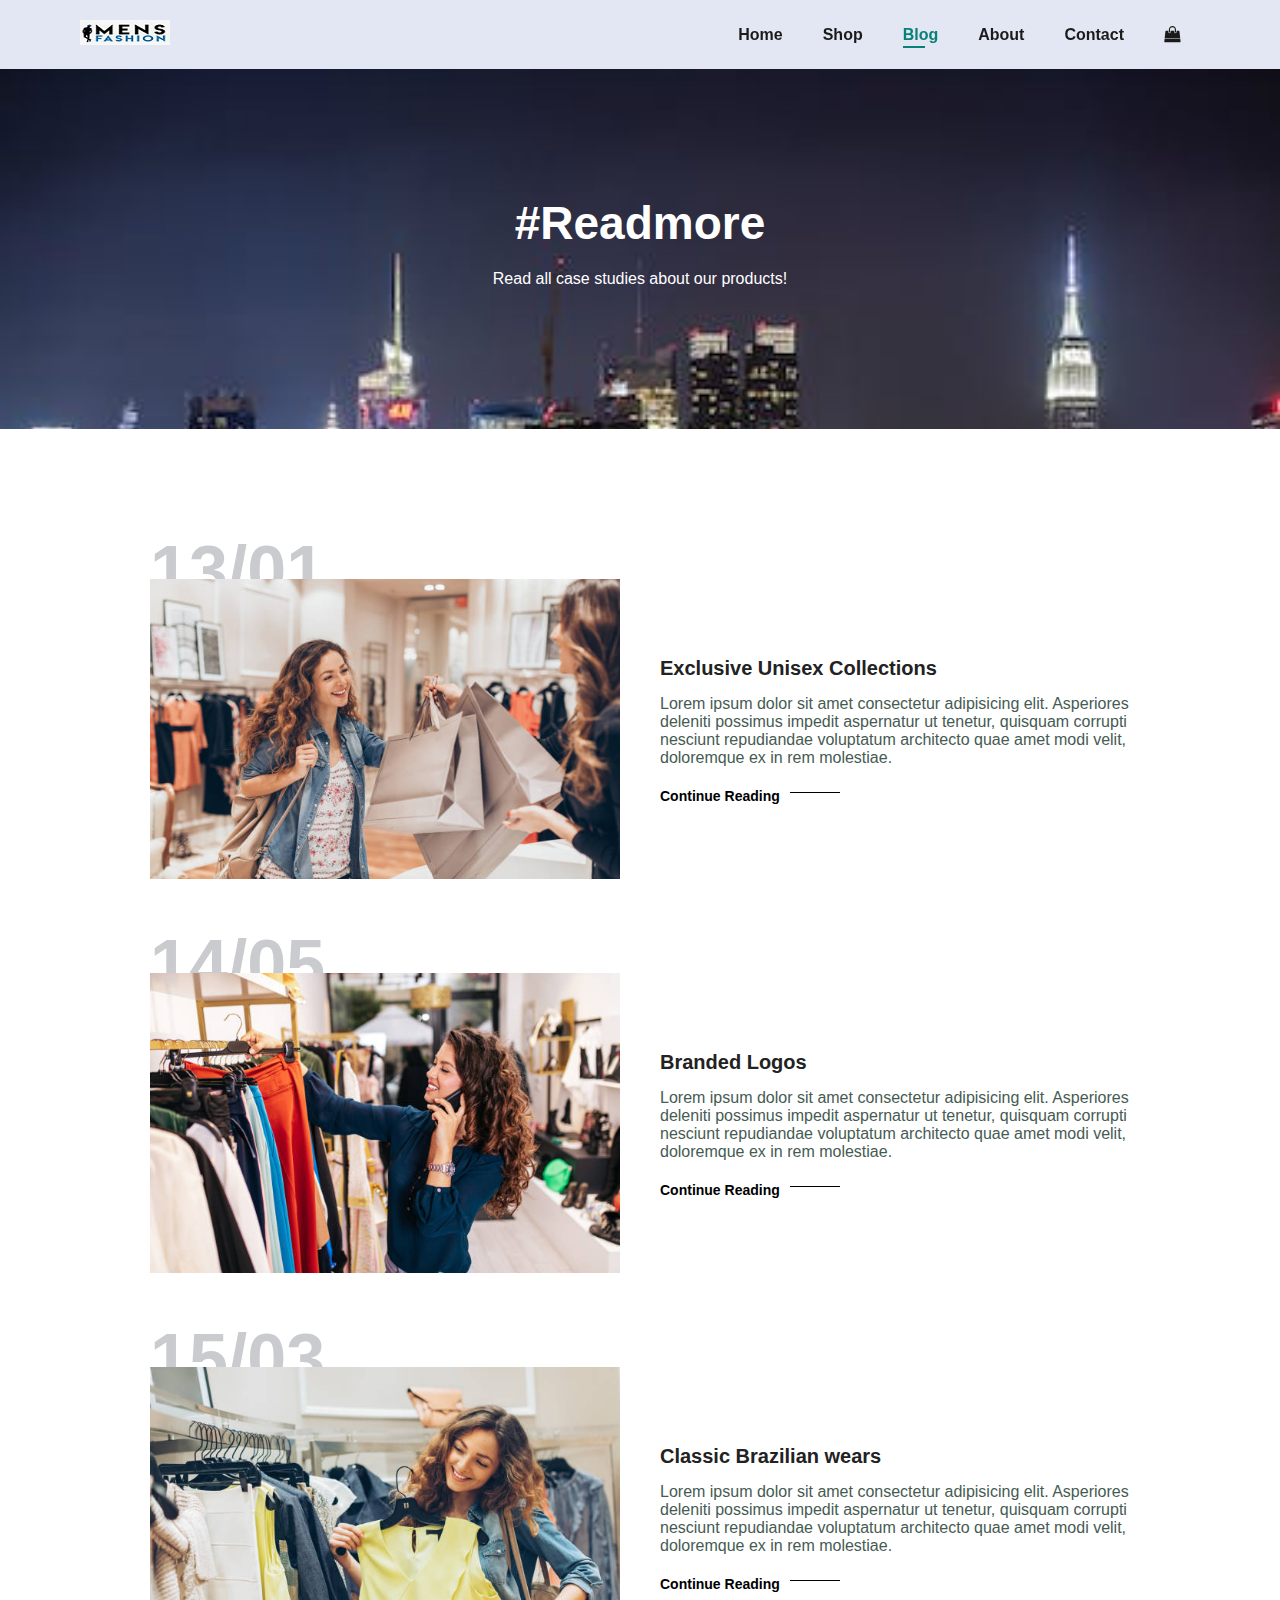
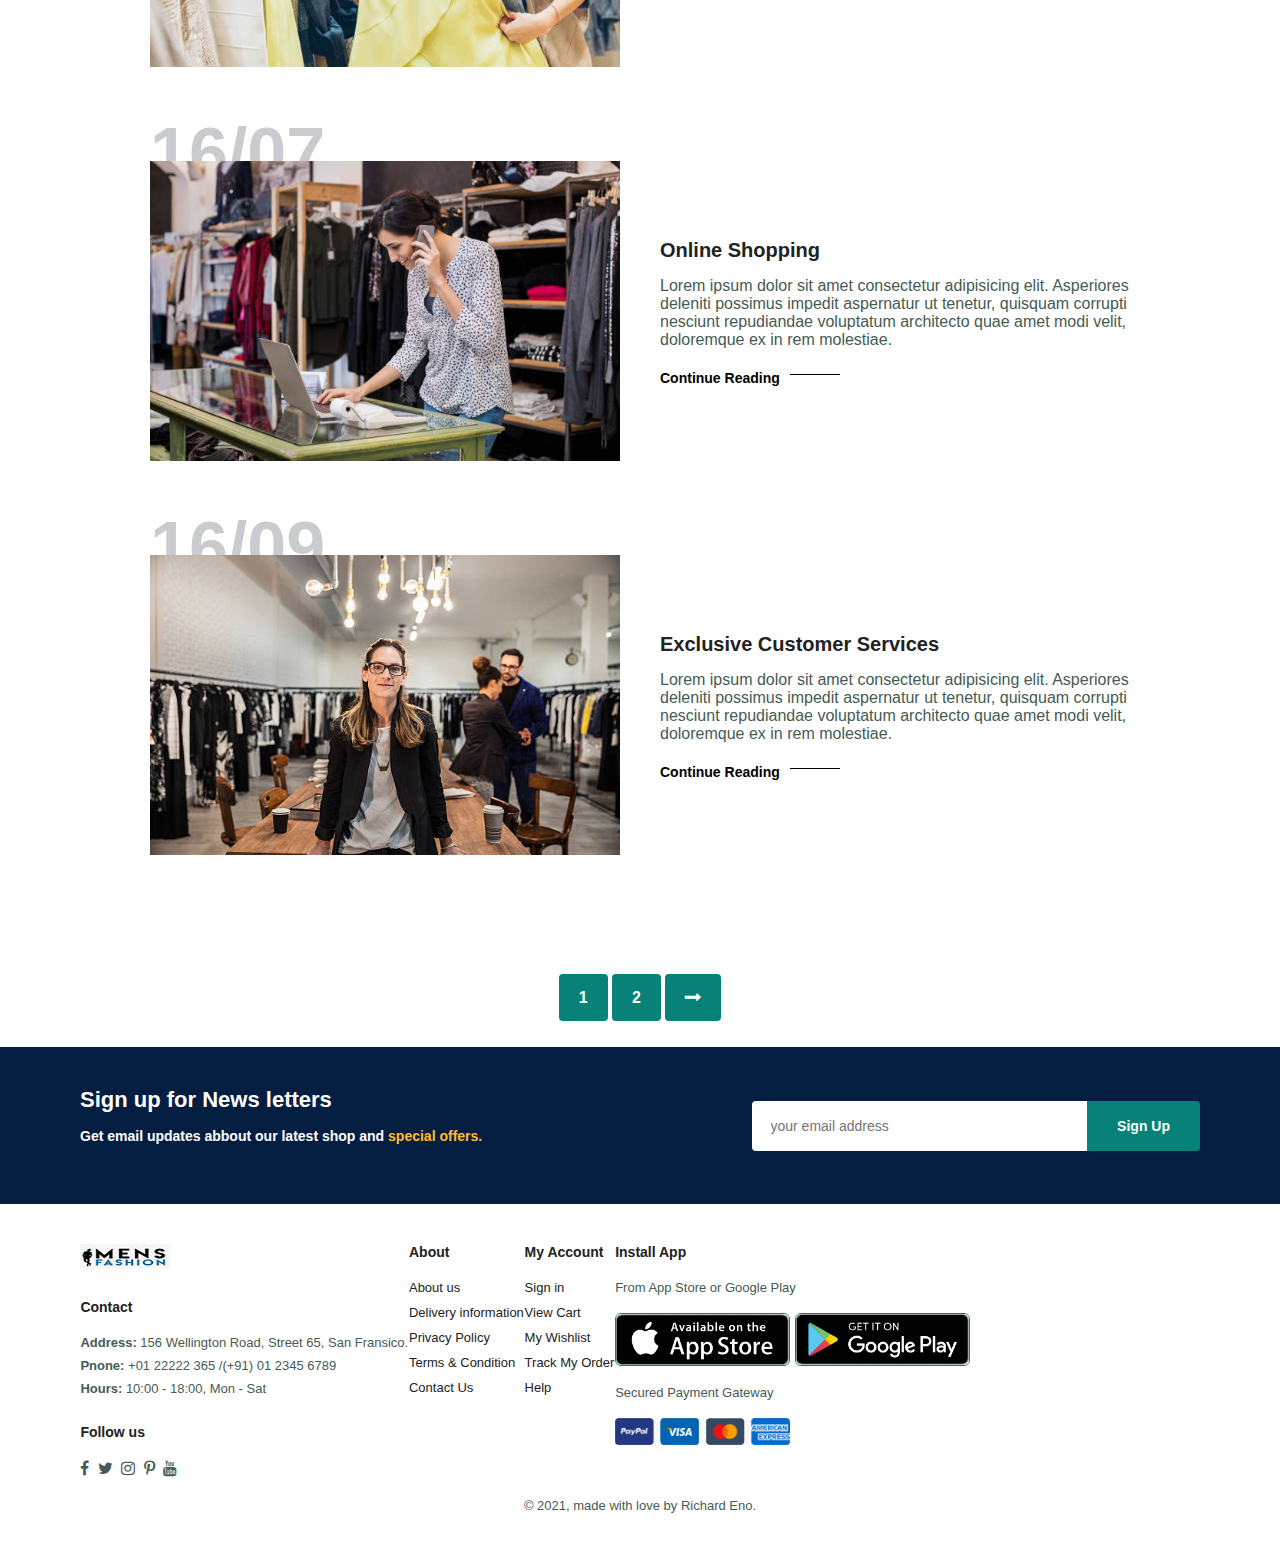
<file: blog.html>
<!DOCTYPE html>
<html lang="en">
<head>
    <meta charset="UTF-8">
    <meta http-equiv="X-UA-Compatible" content="IE=edge">
    <meta name="viewport" content="width=device-width, initial-scale=1.0">
    <link rel="preconnect" href="https://fonts.googleapis.com">
    <link rel="preconnect" href="https://fonts.gstatic.com" crossorigin>
    <link href="https://fonts.googleapis.com/css2?family=Roboto:ital,wght@0,100;0,300;0,400;0,500;1,700;1,900&display=swap" rel="stylesheet">
    <link rel="stylesheet" href="https://stackpath.bootstrapcdn.com/font-awesome/4.7.0/css/font-awesome.min.css">
    <link rel="stylesheet" href="style.css">
    <title>Peer fasion</title>
</head>
<body>

    <!-- Header Section  -->

    <section id="header"> 
        <a href="#"><img src="images/logo.png" alt=""></a>
    
        <div>
            <ul id="navbar">
                <li><a  href="index.html">Home</a></li>
                <li><a  href="shop.html">Shop</a></li>
                <li><a class="active" href="blog.html">Blog</a></li>
                <li><a href="about.html">About</a></li>
                <li><a href="contact.html">Contact</a></li>
                <li id="lg-bag"><a href="cart.html"><i class="fa fa-shopping-bag"></i></a></li>
                <a href="#" id="close"><i class="fa fa-times"></i></a>
            </ul>
        </div>
        <div id="mobile">
                <a href="cart.html"><i class="fa fa-shopping-bag"></i></a>
                <i id="bar" class="fa fa-outdent"></i>
        </div>
    </section>

    <!-- Hero Section  -->

    <section id="page-header" class="blog-header">
        <h2>#Readmore</h2> 
        <p>Read all case studies about our products!</p>
    </section>

    <section id="blog">
        <div class="blog-box">
            <div class="blog-img">
                <img src="images/bg12.jpg" alt="">
            </div>
            <div class="blog-details">
                <h4>Exclusive Unisex Collections</h4>
                <p>Lorem ipsum dolor sit amet consectetur adipisicing
                     elit. Asperiores deleniti possimus impedit aspernatur
                      ut tenetur, quisquam corrupti nesciunt repudiandae 
                      voluptatum architecto quae amet modi velit, doloremque 
                      ex in rem molestiae.</p> 
                <a href="#">Continue Reading</a>         
            </div>
            <h1>13/01</h1>
        </div>
        <div class="blog-box">
            <div class="blog-img">
                <img src="images/bg13.jpg" alt="">
            </div>
            <div class="blog-details">
                <h4>Branded Logos</h4>
                <p>Lorem ipsum dolor sit amet consectetur adipisicing
                     elit. Asperiores deleniti possimus impedit aspernatur
                      ut tenetur, quisquam corrupti nesciunt repudiandae 
                      voluptatum architecto quae amet modi velit, doloremque 
                      ex in rem molestiae.</p> 
                <a href="#">Continue Reading</a>         
            </div>
            <h1>14/05</h1>
        </div>
        <div class="blog-box">
            <div class="blog-img">
                <img src="images/bg14.jpg" alt="">
            </div>
            <div class="blog-details">
                <h4>Classic Brazilian wears</h4>
                <p>Lorem ipsum dolor sit amet consectetur adipisicing
                     elit. Asperiores deleniti possimus impedit aspernatur
                      ut tenetur, quisquam corrupti nesciunt repudiandae 
                      voluptatum architecto quae amet modi velit, doloremque 
                      ex in rem molestiae.</p> 
                <a href="#">Continue Reading</a>         
            </div>
            <h1>15/03</h1>
        </div>
        <div class="blog-box">
            <div class="blog-img">
                <img src="images/bg15.jpg" alt="">
            </div>
            <div class="blog-details">
                <h4>Online Shopping</h4>
                <p>Lorem ipsum dolor sit amet consectetur adipisicing
                     elit. Asperiores deleniti possimus impedit aspernatur
                      ut tenetur, quisquam corrupti nesciunt repudiandae 
                      voluptatum architecto quae amet modi velit, doloremque 
                      ex in rem molestiae.</p> 
                <a href="#">Continue Reading</a>         
            </div>
            <h1>16/07</h1>
        </div>
        <div class="blog-box">
            <div class="blog-img">
                <img src="images/bg16.jpg" alt="">
            </div>
            <div class="blog-details">
                <h4>Exclusive Customer Services</h4>
                <p>Lorem ipsum dolor sit amet consectetur adipisicing
                     elit. Asperiores deleniti possimus impedit aspernatur
                      ut tenetur, quisquam corrupti nesciunt repudiandae 
                      voluptatum architecto quae amet modi velit, doloremque 
                      ex in rem molestiae.</p> 
                <a href="#">Continue Reading</a>         
            </div>
            <h1>16/09</h1>
        </div>
    </section>
             
    <section id="pagination" class="section-p1">
      <a href="#">1</a>  
      <a href="#">2</a>  
      <a href="#"><i class="fa fa-long-arrow-right"></i></a>  
    </section>

    <!-- News Letter Section -->

    <section id="newsletter" class="section-p1" class="section-m1">
        <div class="newstext">
            <h4>Sign up for News letters</h4>
        <p>Get email updates abbout our latest shop and <span>special offers.</span></p>
        </div>    
            <div class="form">
                <input type="text" placeholder="your email address">
                <button class="normal">Sign Up</button>
            </div>
    </section>

    <!-- Footer Section -->

    <footer class="section-p1">
        <div class="col">
            <img class="logo" src="images/logo.png" alt="">
            <h4>Contact</h4>
            <p> <strong>Address:</strong> 156 Wellington Road, Street 65, San Fransico.</Address></p>
            <p><strong>Pnone:</strong> +01 22222 365 /(+91) 01 2345 6789</p>
            <p><strong>Hours:</strong> 10:00 - 18:00, Mon - Sat</p>
            <div class="follow">
                <h4>Follow us</h4>
                <div class="icon">
                    <i class="fa fa-facebook-f"></i>
                    <i class="fa fa-twitter"></i>
                    <i class="fa fa-instagram"></i>
                    <i class="fa fa-pinterest-p"></i>
                    <i class="fa fa-youtube"></i>
                </div>
            </div>
        </div>

        <div class="col">
            <h4>About</h4>
            <a href="#">About us</a>
            <a href="#">Delivery information</a>
            <a href="#">Privacy Policy</a>
            <a href="#">Terms & Condition</a>
            <a href="#">Contact Us</a>
        </div>

        <div class="col">
            <h4>My Account</h4>
            <a href="#">Sign in</a>
            <a href="#">View Cart</a>
            <a href="#">My Wishlist</a>
            <a href="#">Track My Order</a>
            <a href="#">Help</a>
        </div>

        <div class="col install">
            <h4>Install App</h4>
            <p>From App Store or Google Play</p>
            <div class="row">
                <img src="images/app.png" alt="">
                <img src="images/google.png" alt="">
            </div>
            <p>Secured Payment Gateway</p>
            <img src="images/pay.png" alt="">
        </div>
        <div class="copyright">
            <p>© 2021, made with love by Richard Eno.</p>
        </div>
        <a href="#" class="to-top">
            <i class="fa fa-chevron-circle-up"></i>
        </a>
    </footer>




    <script src="index.js"></script>
</body>
</html>
</file>
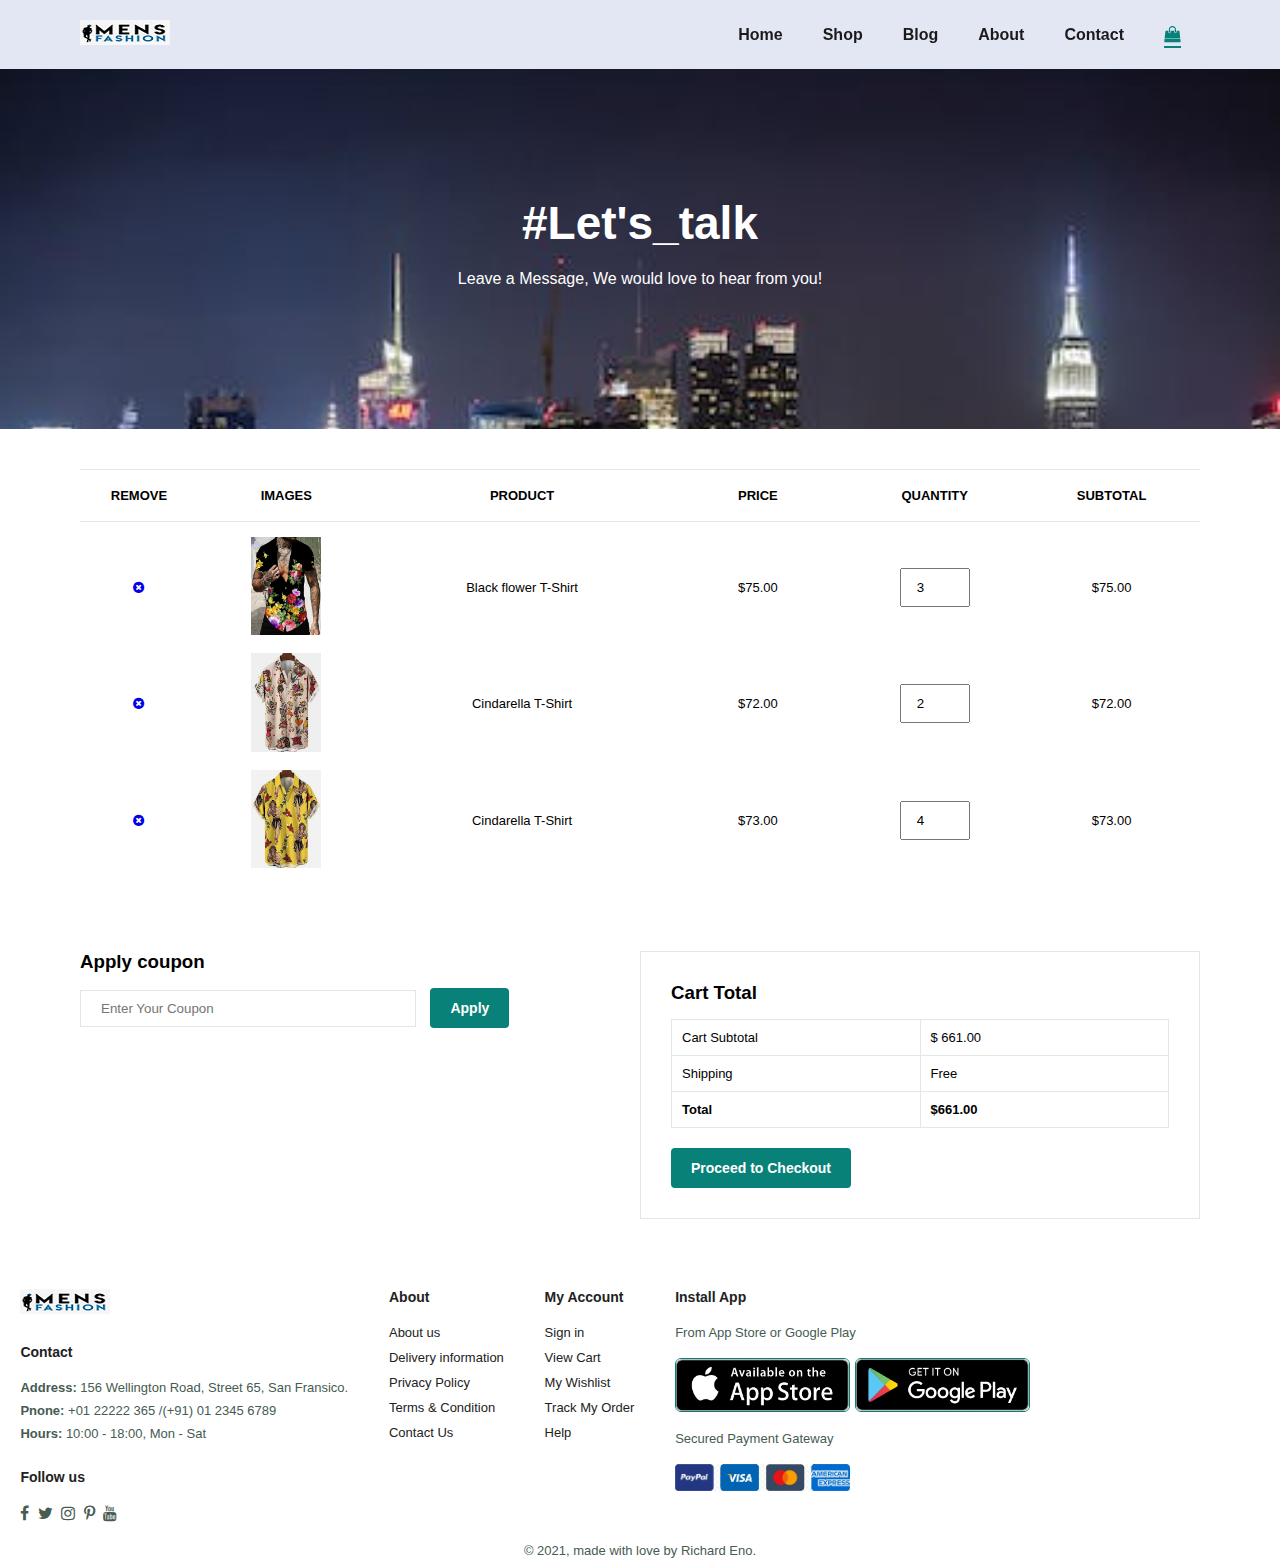
<file: cart.html>
<!DOCTYPE html>
<html lang="en">
<head>
    <meta charset="UTF-8">
    <meta http-equiv="X-UA-Compatible" content="IE=edge">
    <meta name="viewport" content="width=device-width, initial-scale=1.0">
    <link rel="preconnect" href="https://fonts.googleapis.com">
    <link rel="preconnect" href="https://fonts.gstatic.com" crossorigin>
    <link href="https://fonts.googleapis.com/css2?family=Roboto:ital,wght@0,100;0,300;0,400;0,500;1,700;1,900&display=swap" rel="stylesheet">
    <link rel="stylesheet" href="https://stackpath.bootstrapcdn.com/font-awesome/4.7.0/css/font-awesome.min.css">
    <link rel="stylesheet" href="style.css">
    <title>Peer fasion</title>
</head>
<body>

    <!-- Header Section  -->

    <section id="header"> 
        <a href="#"><img src="images/logo.png" alt=""></a>
    
        <div>
            <ul id="navbar">
                <li><a  href="index.html">Home</a></li>
                <li><a  href="shop.html">Shop</a></li>
                <li><a  href="blog.html">Blog</a></li>
                <li><a  href="about.html">About</a></li>
                <li><a  href="contact.html">Contact</a></li>
                <li id="lg-bag"><a class="active" href="cart.html"><i class="fa fa-shopping-bag"></i></a></li>
                <a href="#" id="close"><i class="fa fa-times"></i></a>
            </ul>
        </div>
        <div id="mobile">
                <a href="cart.html"><i class="fa fa-shopping-bag"></i></a>
                <i id="bar" class="fa fa-outdent"></i>
        </div>
    </section>

    <!-- Hero Section  -->

    <section id="page-header" class="about-header">
        <h2>#Let's_talk</h2> 
        <p>Leave a Message, We would love to hear from you!</p>
    </section>
    
    <section id="cart" class="section-p1">
        <table width="100%">
            <thead>
                <tr>
                    <td>Remove</td>
                    <td>images</td>
                    <td>Product</td>
                    <td>Price</td>
                    <td>Quantity</td>
                    <td>Subtotal</td>
                </tr>
            </thead>
            <tbody>
                <tr>
                    <td><a href="#"><i class="fa fa-times-circle"></i></a></td>
                    <td><img src="images/shirt26.jpg" alt=""></td>
                    <td>Black flower T-Shirt</td>
                    <td>$75.00</td>
                    <td><input type="number" value="3"></td>
                    <td>$75.00</td>
                </tr>
                <tr>
                    <td><a href="#"><i class="fa fa-times-circle"></i></a></td>
                    <td><img src="images/shirt6.jpg" alt=""></td>
                    <td>Cindarella T-Shirt</td>
                    <td>$72.00</td>
                    <td><input type="number" value="2"></td>
                    <td>$72.00</td>
                </tr>
                <tr>
                    <td><a href="#"><i class="fa fa-times-circle"></i></a></td>
                    <td><img src="images/shirt7.jpg" alt=""></td>
                    <td>Cindarella T-Shirt</td>
                    <td>$73.00</td>
                    <td><input type="number" value="4"></td>
                    <td>$73.00</td>
                </tr>
            </tbody> 
        </table>
    </section>

    <section id="cart-add" class="section-p1">
        <div id="coupon">
            <h3>Apply coupon</h3>
            <div>
                <input type="text" placeholder="Enter Your Coupon">
                <button class="normal">Apply</button>
            </div>
        </div>
        <div id="subtotal">
            <h3>Cart Total</h3>
            <table>
                <tr>
                    <td>Cart Subtotal</td>
                    <td>$ 661.00 </td>
                </tr>
                <tr>
                    <td>Shipping</td>
                    <td>Free</td>
                </tr>
                <tr>
                    <td><strong>Total</strong></td>
                    <td><strong>$661.00</strong></td>
                </tr>
            </table>
            <button class="normal">Proceed to Checkout</button>
        </div> 
    </section>

    <!-- Footer Section -->

    <footer >
        <div class="col">
            <img class="logo" src="images/logo.png" alt="">
            <h4>Contact</h4>
            <p> <strong>Address:</strong> 156 Wellington Road, Street 65, San Fransico.</Address></p>
            <p><strong>Pnone:</strong> +01 22222 365 /(+91) 01 2345 6789</p>
            <p><strong>Hours:</strong> 10:00 - 18:00, Mon - Sat</p>
            <div class="follow">
                <h4>Follow us</h4>
                <div class="icon">
                    <i class="fa fa-facebook-f"></i>
                    <i class="fa fa-twitter"></i>
                    <i class="fa fa-instagram"></i>
                    <i class="fa fa-pinterest-p"></i>
                    <i class="fa fa-youtube"></i>
                </div>
            </div>
        </div>

        <div class="col">
            <h4>About</h4>
            <a href="#">About us</a>
            <a href="#">Delivery information</a>
            <a href="#">Privacy Policy</a>
            <a href="#">Terms & Condition</a>
            <a href="#">Contact Us</a>
        </div>

        <div class="col">
            <h4>My Account</h4>
            <a href="#">Sign in</a>
            <a href="#">View Cart</a>
            <a href="#">My Wishlist</a>
            <a href="#">Track My Order</a>
            <a href="#">Help</a>
        </div>

        <div class="col install">
            <h4>Install App</h4>
            <p>From App Store or Google Play</p>
            <div class="row">
                <img src="images/app.png" alt="">
                <img src="images/google.png" alt="">
            </div>
            <p>Secured Payment Gateway</p>
            <img src="images/pay.png" alt="">
        </div>
        <div class="copyright">
            <p>© 2021, made with love by Richard Eno.</p>
        </div>
        <a href="#" class="to-top">
            <i class="fa fa-chevron-circle-up"></i>
        </a>
    </footer>




    <script src="index.js"></script>
</body>
</html>
</file>
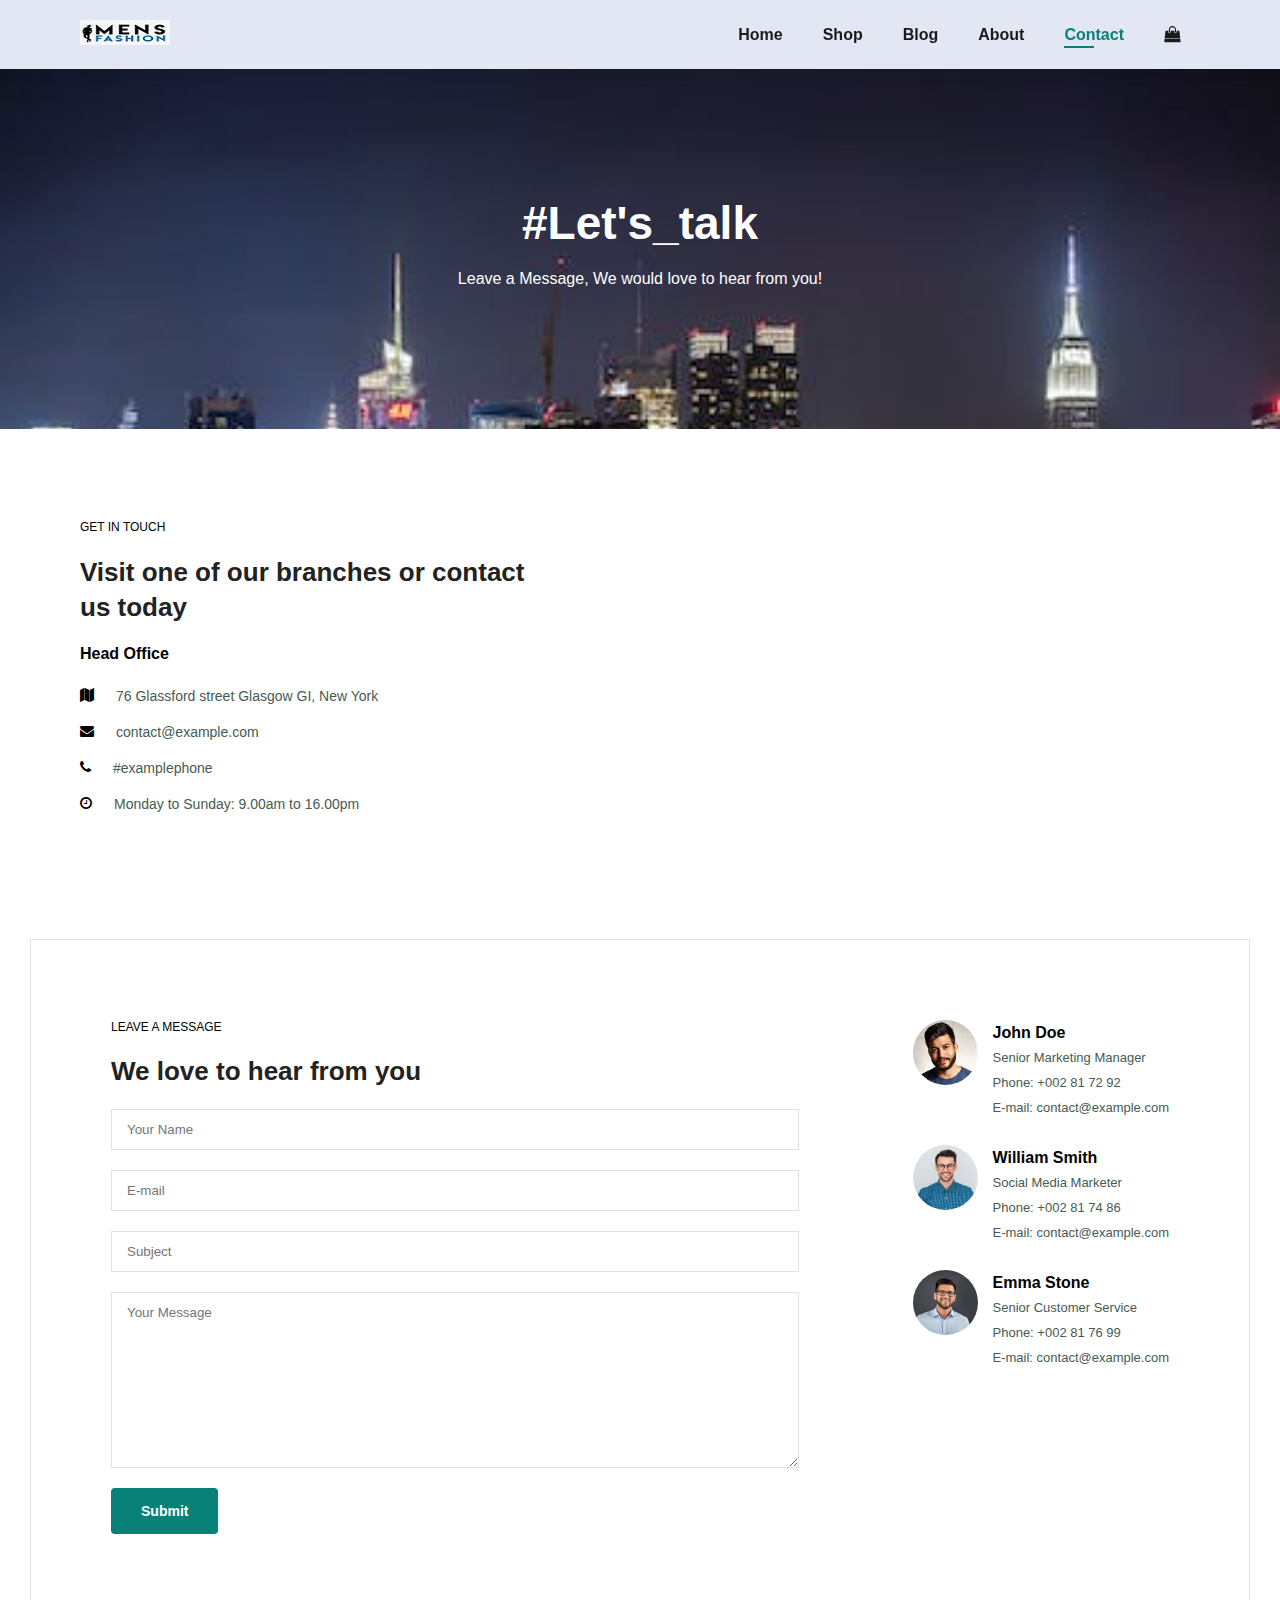
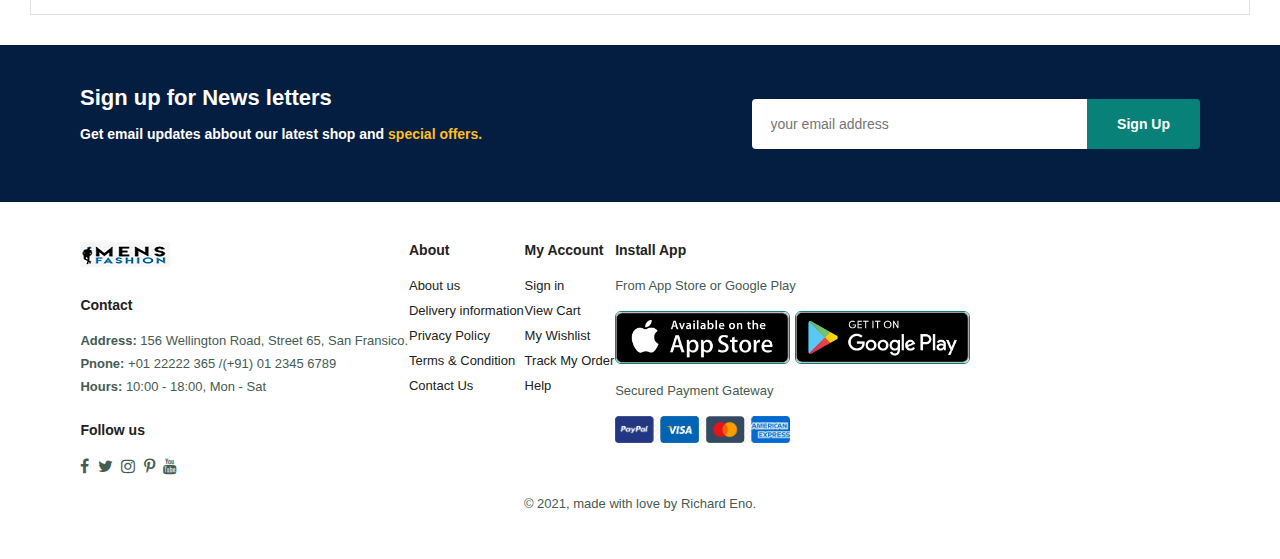
<file: contact.html>
<!DOCTYPE html>
<html lang="en">
<head>
    <meta charset="UTF-8">
    <meta http-equiv="X-UA-Compatible" content="IE=edge">
    <meta name="viewport" content="width=device-width, initial-scale=1.0">
    <link rel="preconnect" href="https://fonts.googleapis.com">
    <link rel="preconnect" href="https://fonts.gstatic.com" crossorigin>
    <link href="https://fonts.googleapis.com/css2?family=Roboto:ital,wght@0,100;0,300;0,400;0,500;1,700;1,900&display=swap" rel="stylesheet">
    <link rel="stylesheet" href="https://stackpath.bootstrapcdn.com/font-awesome/4.7.0/css/font-awesome.min.css">
    <link rel="stylesheet" href="style.css">
    <title>Peer fasion</title>
</head>
<body>

    <!-- Header Section  -->

    <section id="header"> 
        <a href="#"><img src="images/logo.png" alt=""></a>
    
        <div>
            <ul id="navbar">
                <li><a  href="index.html">Home</a></li>
                <li><a  href="shop.html">Shop</a></li>
                <li><a  href="blog.html">Blog</a></li>
                <li><a  href="about.html">About</a></li>
                <li><a class="active" href="contact.html">Contact</a></li>
                <li id="lg-bag"><a href="cart.html"><i class="fa fa-shopping-bag"></i></a></li>
                <a href="#" id="close"><i class="fa fa-times"></i></a>
            </ul>
        </div>
        <div id="mobile">
                <a href="cart.html"><i class="fa fa-shopping-bag"></i></a>
                <i id="bar" class="fa fa-outdent"></i>
        </div>
    </section>

    <!-- Hero Section  -->

    <section id="page-header" class="about-header">
        <h2>#Let's_talk</h2> 
        <p>Leave a Message, We would love to hear from you!</p>
    </section>   

    <!-- Contact details -->

    <section id="contact-details" class="section-p1">
        <div class="details">
            <span>GET IN TOUCH</span>
            <h2>Visit one of our branches or contact us today</h2>
            <h3>Head Office</h3>
            <div>
                <li>
                    <i class="fa fa-map"></i>
                    <p>76 Glassford street Glasgow GI, New York</p>
                </li>
                <li>
                    <i class="fa fa-envelope"></i>
                    <p>contact@example.com</p>
                </li>
                <li>
                    <i class="fa fa-phone"></i>
                    <p>#examplephone</p>
                </li>
                <li>
                    <i class="fa fa-clock-o"></i>
                    <p>Monday to Sunday: 9.00am to 16.00pm</p>
                </li>
            </div>
        </div>
        <div class="map">
            <iframe src="https://www.google.com/maps/embed?pb=!1m18!1m12!1m3!1d6044.
            737442173835!2d-73.98616604130864!3d40.753914300000005!2m3!1f0!2f0!3f0!3m2!
            1i1024!2i768!4f13.1!3m3!1m2!1s0x89c25954170b8641%3A0xab2afe4d00ccb3cc!
            2sAmericans%20For%20Oxford!5e0!3m2!1sen!2sng!4v1687205541422!5m2!1sen!
            2sng" width="600" height="450" style="border:0;" allowfullscreen="" 
            loading="lazy" referrerpolicy="no-referrer-when-downgrade"></iframe>
        </div>
    </section>

    <!-- Contact Form -->

    <section id="form-details">
        <form action="">
            <span>LEAVE A MESSAGE</span>
            <h2>We love to hear from  you</h2>
            <input type="text" placeholder="Your Name">
            <input type="text" placeholder="E-mail">
            <input type="text" placeholder="Subject">
            <textarea name="" id="" cols="30" rows="10" 
            placeholder="Your Message"></textarea>
            <button class="normal">Submit</button> 
        </form>
        <div class="people">
            <div>
                <img src="images/user1.jpeg" alt="">
                <p><span>John Doe</span> Senior Marketing Manager 
                    <br> Phone: +002 81 72 92 <br>E-mail: contact@example.com</p>
            </div>
            <div>
                <img src="images/user2.jpg" alt="">
                <p><span>William Smith</span> Social Media Marketer 
                    <br> Phone: +002 81 74 86 <br>E-mail: contact@example.com</p>
            </div>
            <div>
                <img src="images/user3.jpg" alt="">
                <p><span>Emma Stone</span> Senior Customer Service 
                    <br> Phone: +002 81 76 99 <br>E-mail: contact@example.com</p>
            </div>
        </div>
    </section>
  
    <!-- News Letter Section -->

    <section id="newsletter" class="section-p1" class="section-m1">
        <div class="newstext">
            <h4>Sign up for News letters</h4>
        <p>Get email updates abbout our latest shop and <span>special offers.</span></p>
        </div>    
            <div class="form">
                <input type="text" placeholder="your email address">
                <button class="normal">Sign Up</button>
            </div>
    </section>

    <!-- Footer Section -->

    <footer class="section-p1">
        <div class="col">
            <img class="logo" src="images/logo.png" alt="">
            <h4>Contact</h4>
            <p> <strong>Address:</strong> 156 Wellington Road, Street 65, San Fransico.</Address></p>
            <p><strong>Pnone:</strong> +01 22222 365 /(+91) 01 2345 6789</p>
            <p><strong>Hours:</strong> 10:00 - 18:00, Mon - Sat</p>
            <div class="follow">
                <h4>Follow us</h4>
                <div class="icon">
                    <i class="fa fa-facebook-f"></i>
                    <i class="fa fa-twitter"></i>
                    <i class="fa fa-instagram"></i>
                    <i class="fa fa-pinterest-p"></i>
                    <i class="fa fa-youtube"></i>
                </div>
            </div>
        </div>

        <div class="col">
            <h4>About</h4>
            <a href="#">About us</a>
            <a href="#">Delivery information</a>
            <a href="#">Privacy Policy</a>
            <a href="#">Terms & Condition</a>
            <a href="#">Contact Us</a>
        </div>

        <div class="col">
            <h4>My Account</h4>
            <a href="#">Sign in</a>
            <a href="#">View Cart</a>
            <a href="#">My Wishlist</a>
            <a href="#">Track My Order</a>
            <a href="#">Help</a>
        </div>

        <div class="col install">
            <h4>Install App</h4>
            <p>From App Store or Google Play</p>
            <div class="row">
                <img src="images/app.png" alt="">
                <img src="images/google.png" alt="">
            </div>
            <p>Secured Payment Gateway</p>
            <img src="images/pay.png" alt="">
        </div>
        <div class="copyright">
            <p>© 2021, made with love by Richard Eno.</p>
        </div>
        <a href="#" class="to-top">
            <i class="fa fa-chevron-circle-up"></i>
        </a>
    </footer>




    <script src="index.js"></script>
</body>
</html>
</file>
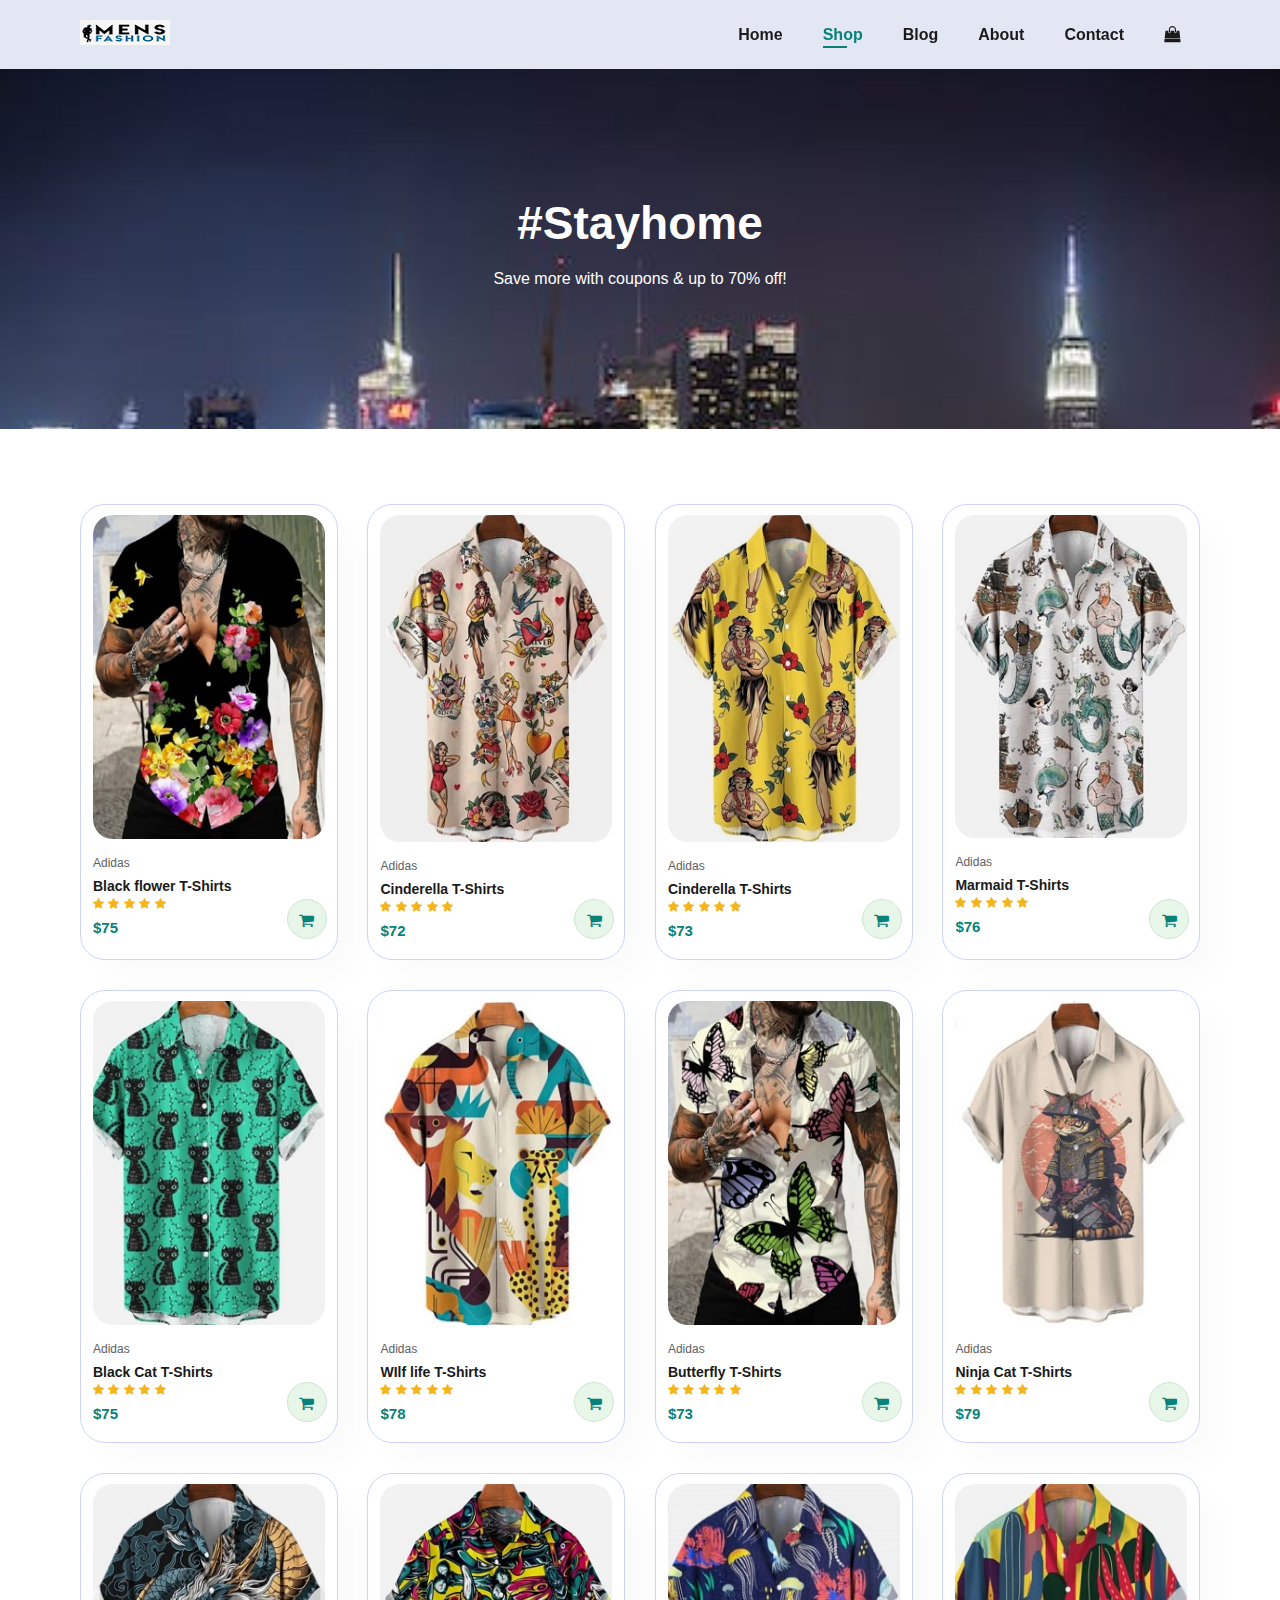
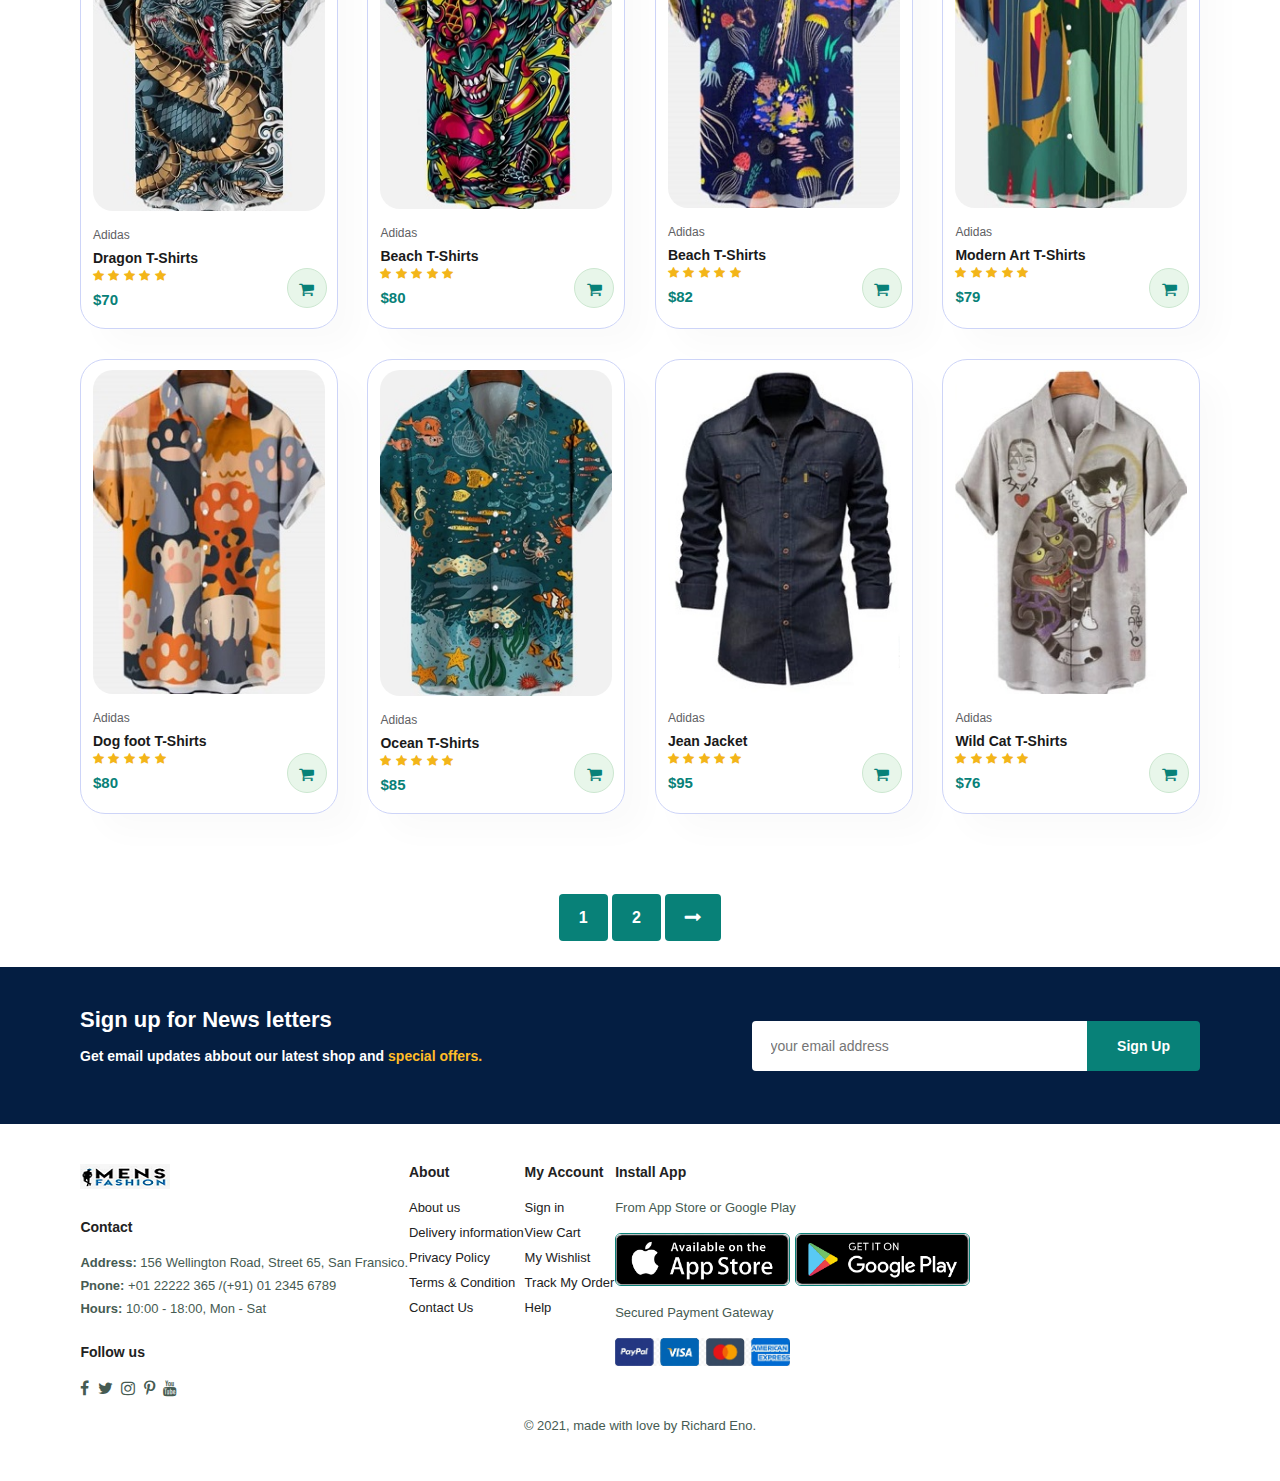
<file: shop.html>
<!DOCTYPE html>
<html lang="en">
<head>
    <meta charset="UTF-8">
    <meta http-equiv="X-UA-Compatible" content="IE=edge">
    <meta name="viewport" content="width=device-width, initial-scale=1.0">
    <link rel="preconnect" href="https://fonts.googleapis.com">
    <link rel="preconnect" href="https://fonts.gstatic.com" crossorigin>
    <link href="https://fonts.googleapis.com/css2?family=Roboto:ital,wght@0,100;0,300;0,400;0,500;1,700;1,900&display=swap" rel="stylesheet">
    <link rel="stylesheet" href="https://stackpath.bootstrapcdn.com/font-awesome/4.7.0/css/font-awesome.min.css">
    <link rel="stylesheet" href="style.css">
    <title>Peer fasion</title>
</head>
<body>

    <!-- Header Section  -->

    <section id="header">
        <a href="#"><img src="images/logo.png" alt=""></a>
    
        <div>
            <ul id="navbar">
                <li><a  href="index.html">Home</a></li>
                <li><a class="active" href="shop.html">Shop</a></li>
                <li><a href="blog.html">Blog</a></li>
                <li><a href="about.html">About</a></li>
                <li><a href="contact.html">Contact</a></li>
                <li id="lg-bag"><a href="cart.html"><i class="fa fa-shopping-bag"></i></a></li>
                <a href="#" id="close"><i class="fa fa-times"></i></a>
            </ul>
        </div>
        <div id="mobile">
                <a href="cart.html"><i class="fa fa-shopping-bag"></i></a>
                <i id="bar" class="fa fa-outdent"></i>
        </div>
    </section>

    <!-- Hero Section  -->

    <section id="page-header">
        <h2>#Stayhome</h2> 
        <p>Save more with coupons & up to 70% off!</p>
    </section>
        
    <!-- Featured Product Section -->

    <section id="product1" class="section-p1">
        
        <div class="pro-container">
            <div class="pro" onclick="window.location.href='sproduct.html';">
                <img src="images/shirt26.jpg" alt="">
                <div class="des">
                <span>Adidas</span>
                <h5>Black flower T-Shirts</h5>
                    <div class="star">
                        <i class="fa fa-star"></i>
                        <i class="fa fa-star"></i>
                        <i class="fa fa-star"></i>
                        <i class="fa fa-star"></i>
                        <i class="fa fa-star"></i>
                    </div>
                    <h4>$75</h4>
                </div>
                <a href="#"><i class="fa fa-shopping-cart cart"></i></a>
            </div>
            <div class="pro">
                <img src="images/shirt6.jpg" alt="">
                <div class="des">
                <span>Adidas</span>
                <h5>Cinderella T-Shirts</h5>
                    <div class="star">
                        <i class="fa fa-star"></i>
                        <i class="fa fa-star"></i>
                        <i class="fa fa-star"></i>
                        <i class="fa fa-star"></i>
                        <i class="fa fa-star"></i>
                    </div>
                    <h4>$72</h4>
                </div>
                <a href="#"><i class="fa fa-shopping-cart cart"></i></a>
            </div>
            <div class="pro">
                <img src="images/shirt7.jpg" alt="">
                <div class="des">
                <span>Adidas</span>
                <h5>Cinderella T-Shirts</h5>
                    <div class="star">
                        <i class="fa fa-star"></i>
                        <i class="fa fa-star"></i>
                        <i class="fa fa-star"></i>
                        <i class="fa fa-star"></i>
                        <i class="fa fa-star"></i>
                    </div>
                    <h4>$73</h4>
                </div>
                <a href="#"><i class="fa fa-shopping-cart cart"></i></a>
            </div>
            <div class="pro">
                <img src="images/shirt10.jpg" alt="">
                <div class="des">
                <span>Adidas</span>
                <h5>Marmaid T-Shirts</h5>
                    <div class="star">
                        <i class="fa fa-star"></i>
                        <i class="fa fa-star"></i>
                        <i class="fa fa-star"></i>
                        <i class="fa fa-star"></i>
                        <i class="fa fa-star"></i>
                    </div>
                    <h4>$76</h4>
                </div>
                <a href="#"><i class="fa fa-shopping-cart cart"></i></a>
            </div>
            <div class="pro">
                <img src="images/shirt15.jpg" alt="">
                <div class="des">
                <span>Adidas</span>
                <h5>Black Cat T-Shirts</h5>
                    <div class="star">
                        <i class="fa fa-star"></i>
                        <i class="fa fa-star"></i>
                        <i class="fa fa-star"></i>
                        <i class="fa fa-star"></i>
                        <i class="fa fa-star"></i>
                    </div>
                    <h4>$75</h4>
                </div>
                <a href="#"><i class="fa fa-shopping-cart cart"></i></a>
            </div>
            <div class="pro">
                <img src="images/shirt16.jpg" alt="">
                <div class="des">
                <span>Adidas</span>
                <h5>WIlf life T-Shirts</h5>
                    <div class="star">
                        <i class="fa fa-star"></i>
                        <i class="fa fa-star"></i>
                        <i class="fa fa-star"></i>
                        <i class="fa fa-star"></i>
                        <i class="fa fa-star"></i>
                    </div>
                    <h4>$78</h4>
                </div>
                <a href="#"><i class="fa fa-shopping-cart cart"></i></a>
            </div>
            <div class="pro">
                <img src="images/shirt25.jpg" alt="">
                <div class="des">
                <span>Adidas</span>
                <h5>Butterfly T-Shirts</h5>
                    <div class="star">
                        <i class="fa fa-star"></i>
                        <i class="fa fa-star"></i>
                        <i class="fa fa-star"></i>
                        <i class="fa fa-star"></i>
                        <i class="fa fa-star"></i>
                    </div>
                    <h4>$73</h4>
                </div>
                <a href="#"><i class="fa fa-shopping-cart cart"></i></a>
            </div>
            <div class="pro">
                <img src="images/shirt31.jpg" alt="">
                <div class="des">
                <span>Adidas</span>
                <h5>Ninja Cat T-Shirts</h5>
                    <div class="star">
                        <i class="fa fa-star"></i>
                        <i class="fa fa-star"></i>
                        <i class="fa fa-star"></i>
                        <i class="fa fa-star"></i>
                        <i class="fa fa-star"></i>
                    </div>
                    <h4>$79</h4>
                </div>
                <a href="#"><i class="fa fa-shopping-cart cart"></i></a>
            </div>
        
            <div class="pro">
                <img src="images/shirt5.jpg" alt="">
                <div class="des">
                <span>Adidas</span>
                <h5>Dragon T-Shirts</h5>
                    <div class="star">
                        <i class="fa fa-star"></i>
                        <i class="fa fa-star"></i>
                        <i class="fa fa-star"></i>
                        <i class="fa fa-star"></i>
                        <i class="fa fa-star"></i>
                    </div>
                    <h4>$70</h4>
                </div>
                <a href="#"><i class="fa fa-shopping-cart cart"></i></a>
            </div>
            <div class="pro">
                <img src="images/shirt4.jpg" alt="">
                <div class="des">
                <span>Adidas</span>
                <h5>Beach T-Shirts</h5>
                    <div class="star">
                        <i class="fa fa-star"></i>
                        <i class="fa fa-star"></i>
                        <i class="fa fa-star"></i>
                        <i class="fa fa-star"></i>
                        <i class="fa fa-star"></i>
                    </div>
                    <h4>$80</h4>
                </div>
                <a href="#"><i class="fa fa-shopping-cart cart"></i></a>
            </div>
            <div class="pro">
                <img src="images/shirt13.jpg" alt="">
                <div class="des">
                <span>Adidas</span>
                <h5>Beach T-Shirts</h5>
                    <div class="star">
                        <i class="fa fa-star"></i>
                        <i class="fa fa-star"></i>
                        <i class="fa fa-star"></i>
                        <i class="fa fa-star"></i>
                        <i class="fa fa-star"></i>
                    </div>
                    <h4>$82</h4>
                </div>
                <a href="#"><i class="fa fa-shopping-cart cart"></i></a>
            </div>
            <div class="pro">
                <img src="images/shirt17.jpg" alt="">
                <div class="des">
                <span>Adidas</span>
                <h5>Modern Art T-Shirts</h5>
                    <div class="star">
                        <i class="fa fa-star"></i>
                        <i class="fa fa-star"></i>
                        <i class="fa fa-star"></i>
                        <i class="fa fa-star"></i>
                        <i class="fa fa-star"></i>
                    </div>
                    <h4>$79</h4>
                </div>
                <a href="#"><i class="fa fa-shopping-cart cart"></i></a>
            </div>
            <div class="pro">
                <img src="images/shirt18.jpg" alt="">
                <div class="des">
                <span>Adidas</span>
                <h5>Dog foot T-Shirts</h5>
                    <div class="star">
                        <i class="fa fa-star"></i>
                        <i class="fa fa-star"></i>
                        <i class="fa fa-star"></i>
                        <i class="fa fa-star"></i>
                        <i class="fa fa-star"></i>
                    </div>
                    <h4>$80</h4>
                </div>
                <a href="#"><i class="fa fa-shopping-cart cart"></i></a>
            </div>
            <div class="pro">
                <img src="images/shirt12.jpg" alt="">
                <div class="des">
                <span>Adidas</span>
                <h5>Ocean T-Shirts</h5>
                    <div class="star">
                        <i class="fa fa-star"></i>
                        <i class="fa fa-star"></i>
                        <i class="fa fa-star"></i>
                        <i class="fa fa-star"></i>
                        <i class="fa fa-star"></i>
                    </div>
                    <h4>$85</h4>
                </div>
                <a href="#"><i class="fa fa-shopping-cart cart"></i></a>
            </div>
            <div class="pro">
                <img src="images/shirt34.jpg" alt="">
                <div class="des">
                <span>Adidas</span>
                <h5>Jean Jacket</h5>
                    <div class="star">
                        <i class="fa fa-star"></i>
                        <i class="fa fa-star"></i>
                        <i class="fa fa-star"></i>
                        <i class="fa fa-star"></i>
                        <i class="fa fa-star"></i>
                    </div>
                    <h4>$95</h4>
                </div>
                <a href="#"><i class="fa fa-shopping-cart cart"></i></a>
            </div>
            <div class="pro">
                <img src="images/shirt35.jpg" alt="">
                <div class="des">
                <span>Adidas</span>
                <h5>Wild Cat T-Shirts</h5>
                    <div class="star">
                        <i class="fa fa-star"></i>
                        <i class="fa fa-star"></i>
                        <i class="fa fa-star"></i>
                        <i class="fa fa-star"></i>
                        <i class="fa fa-star"></i>
                    </div>
                    <h4>$76</h4>
                </div>
                <a href="#"><i class="fa fa-shopping-cart cart"></i></a>
            </div>
        </div>
    </section>
     
    <section id="pagination" class="section-p1">
      <a href="#">1</a>  
      <a href="#">2</a>  
      <a href="#"><i class="fa fa-long-arrow-right"></i></a>  
    </section>

    <!-- News Letter Section -->

    <section id="newsletter" class="section-p1" class="section-m1">
        <div class="newstext">
            <h4>Sign up for News letters</h4>
        <p>Get email updates abbout our latest shop and <span>special offers.</span></p>
        </div>    
            <div class="form">
                <input type="text" placeholder="your email address">
                <button class="normal">Sign Up</button>
            </div>
    </section>

    <!-- Footer Section -->

    <footer class="section-p1">
        <div class="col">
            <img class="logo" src="images/logo.png" alt="">
            <h4>Contact</h4>
            <p> <strong>Address:</strong> 156 Wellington Road, Street 65, San Fransico.</Address></p>
            <p><strong>Pnone:</strong> +01 22222 365 /(+91) 01 2345 6789</p>
            <p><strong>Hours:</strong> 10:00 - 18:00, Mon - Sat</p>
            <div class="follow">
                <h4>Follow us</h4>
                <div class="icon">
                    <i class="fa fa-facebook-f"></i>
                    <i class="fa fa-twitter"></i>
                    <i class="fa fa-instagram"></i>
                    <i class="fa fa-pinterest-p"></i>
                    <i class="fa fa-youtube"></i>
                </div>
            </div>
        </div>

        <div class="col">
            <h4>About</h4>
            <a href="#">About us</a>
            <a href="#">Delivery information</a>
            <a href="#">Privacy Policy</a>
            <a href="#">Terms & Condition</a>
            <a href="#">Contact Us</a>
        </div>

        <div class="col">
            <h4>My Account</h4>
            <a href="#">Sign in</a>
            <a href="#">View Cart</a>
            <a href="#">My Wishlist</a>
            <a href="#">Track My Order</a>
            <a href="#">Help</a>
        </div>

        <div class="col install">
            <h4>Install App</h4>
            <p>From App Store or Google Play</p>
            <div class="row">
                <img src="images/app.png" alt="">
                <img src="images/google.png" alt="">
            </div>
            <p>Secured Payment Gateway</p>
            <img src="images/pay.png" alt="">
        </div>
        <div class="copyright">
            <p>© 2021, made with love by Richard Eno.</p>
        </div>
        <a href="#" class="to-top">
            <i class="fa fa-chevron-circle-up"></i>
        </a>
    </footer>




    <script src="index.js"></script>
</body>
</html>
</file>
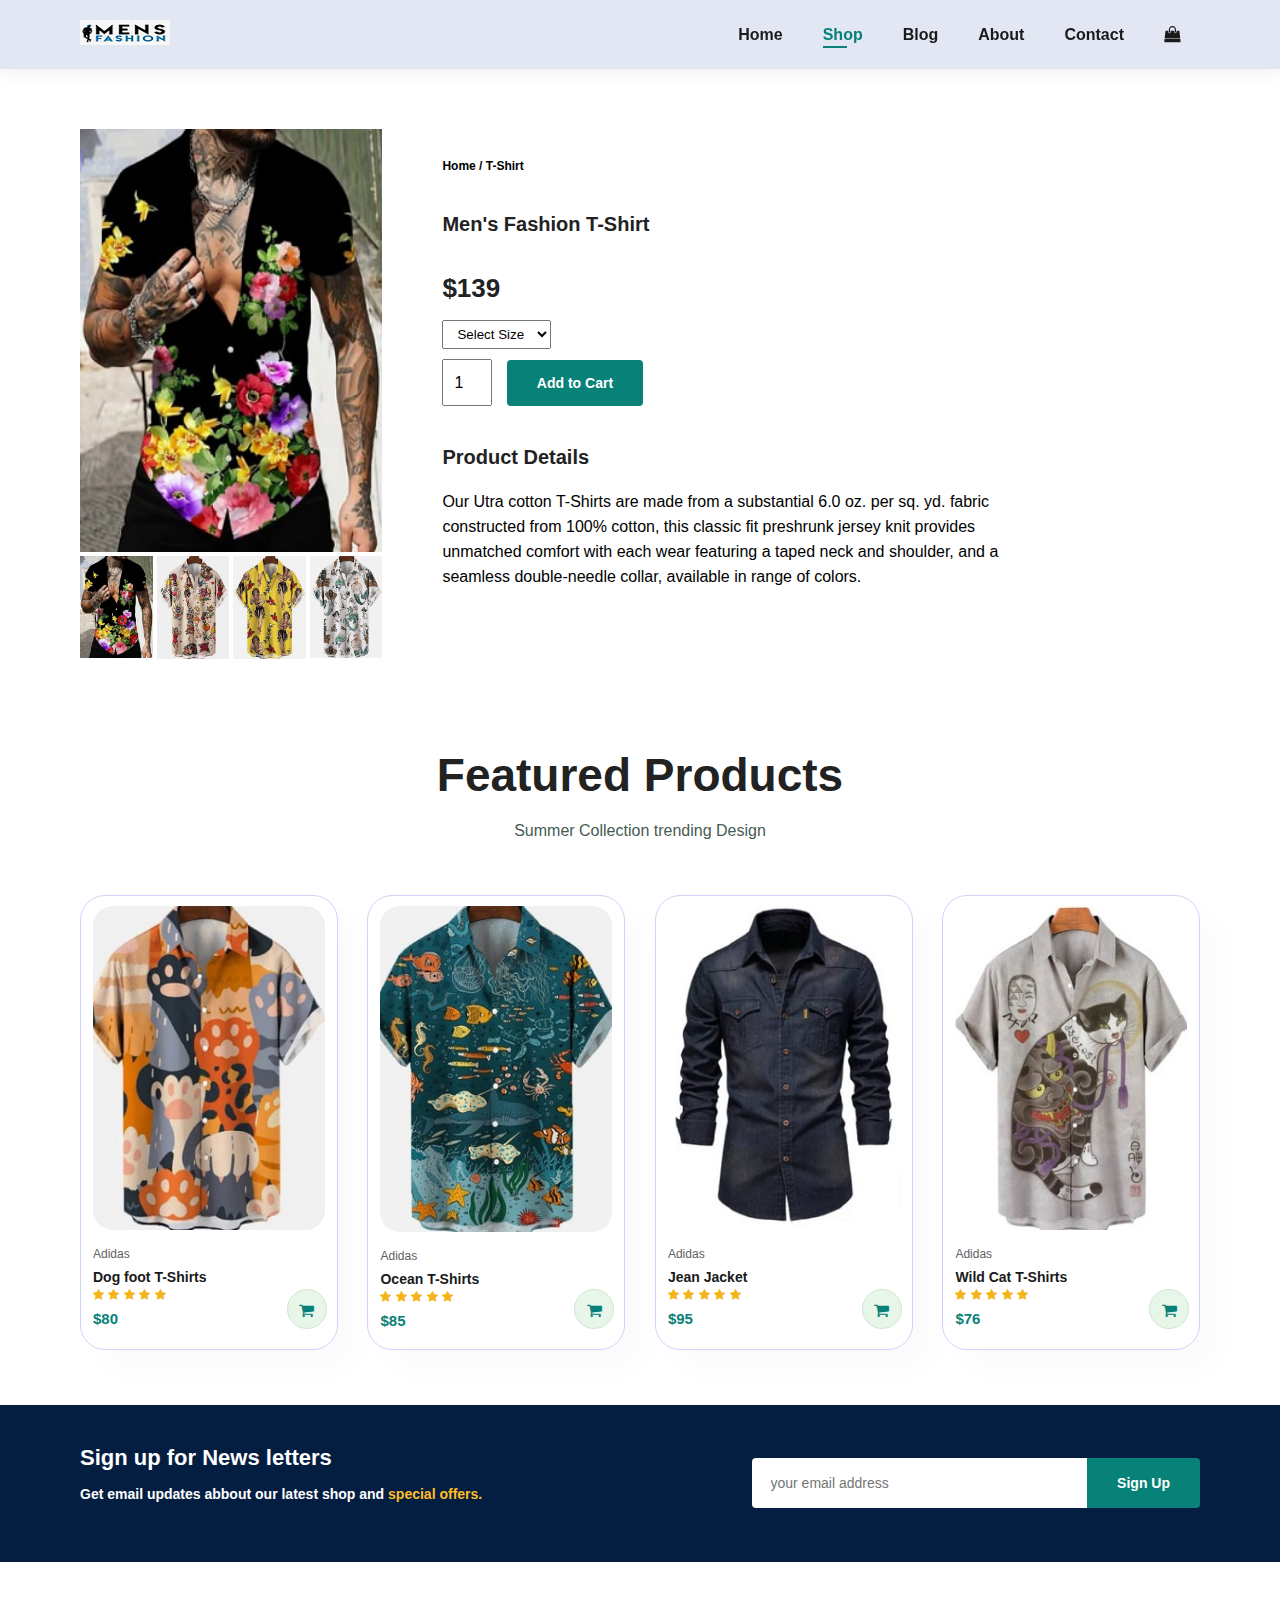
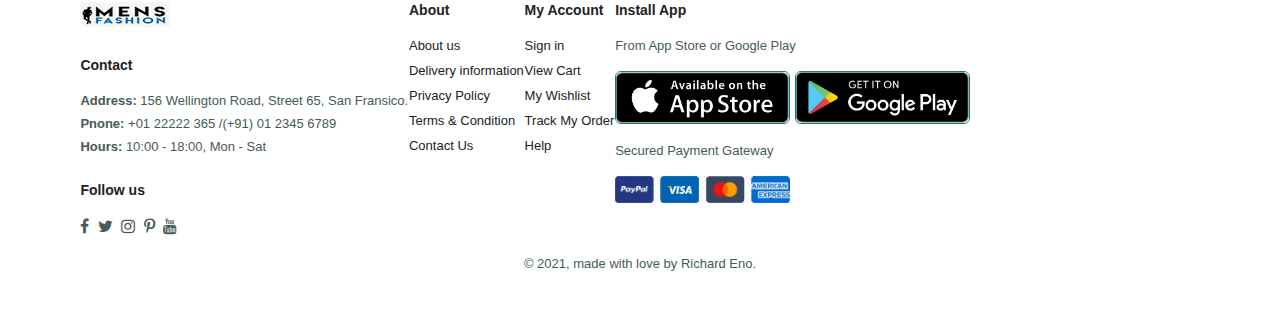
<file: sproduct.html>
<!DOCTYPE html>
<html lang="en">
<head>
    <meta charset="UTF-8">
    <meta http-equiv="X-UA-Compatible" content="IE=edge">
    <meta name="viewport" content="width=device-width, initial-scale=1.0">
    <link rel="preconnect" href="https://fonts.googleapis.com">
    <link rel="preconnect" href="https://fonts.gstatic.com" crossorigin>
    <link href="https://fonts.googleapis.com/css2?family=Roboto:ital,wght@0,100;0,300;0,400;0,500;1,700;1,900&display=swap" rel="stylesheet">
    <link rel="stylesheet" href="https://stackpath.bootstrapcdn.com/font-awesome/4.7.0/css/font-awesome.min.css">
    <link rel="stylesheet" href="style.css">
    <title>Peer fasion</title>
</head>
<body>

    <!-- Header Section  -->

    <section id="header">
        <a href="#"><img src="images/logo.png" alt=""></a>
    
        <div>
            <ul id="navbar">
                <li><a  href="index.html">Home</a></li>
                <li><a class="active" href="shop.html">Shop</a></li>
                <li><a href="blog.html">Blog</a></li>
                <li><a href="about.html">About</a></li>
                <li><a href="contact.html">Contact</a></li>
                <li id="lg-bag"><a href="cart.html"><i class="fa fa-shopping-bag"></i></a></li>
                <a href="#" id="close"><i class="fa fa-times"></i></a>
            </ul>
        </div>
        <div id="mobile">
                <a href="cart.html"><i class="fa fa-shopping-bag"></i></a>
                <i id="bar" class="fa fa-outdent"></i>
        </div>
    </section>

    <!-- Single product page -->

    <section id="prodetails" class="section-p1">
        <div class="single-pro-image">
            <img src="images/shirt26.jpg" width="100%" id="MainImg" alt="">
            <div class="small-img-group">
                <div class="small-img-col">
                    <img src="images/shirt26.jpg" width="100%" class="small-img">
                </div>    
                <div class="small-img-col">
                    <img src="images/shirt6.jpg" width="100%" class="small-img">
                </div>    
                <div class="small-img-col">
                    <img src="images/shirt7.jpg" width="100%" class="small-img">
                </div>    
                <div class="small-img-col">
                    <img src="images/shirt10.jpg" width="100%" class="small-img">
                </div>    
            </div>
        </div>

        <div class="single-pro-details">
           <h6>Home / T-Shirt</h6>
           <h4>Men's Fashion T-Shirt</h4>
           <h2>$139</h2> 
           <select>
            <option>Select Size</option>
            <option>XL</option>
            <option>XXL</option>
            <option>Small</option>
            <option>Medium</option>
            <option>Large</option>
           </select>
           <input type="number" value="1">
           <button class="normal">Add to Cart</button>
           <h4>Product Details</h4>
           <span>
            Our Utra cotton T-Shirts are made from a substantial 6.0 oz. per
            sq. yd. fabric constructed from 100% cotton, this classic fit preshrunk
            jersey knit provides unmatched comfort with each wear featuring a taped
            neck and shoulder, and a seamless double-needle collar, available in range
            of colors.
           </span>
        </div>
    </section>

    <section id="product1" class="section-p1">
        <h2>Featured Products</h2>
        <p>Summer Collection trending Design</p>
        <div class="pro-container">
            
            <div class="pro">
                <img src="images/shirt18.jpg" alt="">
                <div class="des">
                <span>Adidas</span>
                <h5>Dog foot T-Shirts</h5>
                    <div class="star">
                        <i class="fa fa-star"></i>
                        <i class="fa fa-star"></i>
                        <i class="fa fa-star"></i>
                        <i class="fa fa-star"></i>
                        <i class="fa fa-star"></i>
                    </div>
                    <h4>$80</h4>
                </div>
                <a href="#"><i class="fa fa-shopping-cart cart"></i></a>
            </div>
            <div class="pro">
                <img src="images/shirt12.jpg" alt="">
                <div class="des">
                <span>Adidas</span>
                <h5>Ocean T-Shirts</h5>
                    <div class="star">
                        <i class="fa fa-star"></i>
                        <i class="fa fa-star"></i>
                        <i class="fa fa-star"></i>
                        <i class="fa fa-star"></i>
                        <i class="fa fa-star"></i>
                    </div>
                    <h4>$85</h4>
                </div>
                <a href="#"><i class="fa fa-shopping-cart cart"></i></a>
            </div>
            <div class="pro">
                <img src="images/shirt34.jpg" alt="">
                <div class="des">
                <span>Adidas</span>
                <h5>Jean Jacket</h5>
                    <div class="star">
                        <i class="fa fa-star"></i>
                        <i class="fa fa-star"></i>
                        <i class="fa fa-star"></i>
                        <i class="fa fa-star"></i>
                        <i class="fa fa-star"></i>
                    </div>
                    <h4>$95</h4>
                </div>
                <a href="#"><i class="fa fa-shopping-cart cart"></i></a>
            </div>
            <div class="pro">
                <img src="images/shirt35.jpg" alt="">
                <div class="des">
                <span>Adidas</span>
                <h5>Wild Cat T-Shirts</h5>
                    <div class="star">
                        <i class="fa fa-star"></i>
                        <i class="fa fa-star"></i>
                        <i class="fa fa-star"></i>
                        <i class="fa fa-star"></i>
                        <i class="fa fa-star"></i>
                    </div>
                    <h4>$76</h4>
                </div>
                <a href="#"><i class="fa fa-shopping-cart cart"></i></a>
            </div>
        </div>
    </section>


    <!-- News Letter Section -->

    <section id="newsletter" class="section-p1" class="section-m1">
        <div class="newstext">
            <h4>Sign up for News letters</h4>
        <p>Get email updates abbout our latest shop and <span>special offers.</span></p>
        </div>    
            <div class="form">
                <input type="text" placeholder="your email address">
                <button class="normal">Sign Up</button>
            </div>
    </section>

    <!-- Footer Section -->

    <footer class="section-p1">
        <div class="col">
            <img class="logo" src="images/logo.png" alt="">
            <h4>Contact</h4>
            <p> <strong>Address:</strong> 156 Wellington Road, Street 65, San Fransico.</Address></p>
            <p><strong>Pnone:</strong> +01 22222 365 /(+91) 01 2345 6789</p>
            <p><strong>Hours:</strong> 10:00 - 18:00, Mon - Sat</p>
            <div class="follow">
                <h4>Follow us</h4>
                <div class="icon">
                    <i class="fa fa-facebook-f"></i>
                    <i class="fa fa-twitter"></i>
                    <i class="fa fa-instagram"></i>
                    <i class="fa fa-pinterest-p"></i>
                    <i class="fa fa-youtube"></i>
                </div>
            </div>
        </div>

        <div class="col">
            <h4>About</h4>
            <a href="#">About us</a>
            <a href="#">Delivery information</a>
            <a href="#">Privacy Policy</a>
            <a href="#">Terms & Condition</a>
            <a href="#">Contact Us</a>
        </div>

        <div class="col">
            <h4>My Account</h4>
            <a href="#">Sign in</a>
            <a href="#">View Cart</a>
            <a href="#">My Wishlist</a>
            <a href="#">Track My Order</a>
            <a href="#">Help</a>
        </div>

        <div class="col install">
            <h4>Install App</h4>
            <p>From App Store or Google Play</p>
            <div class="row">
                <img src="images/app.png" alt="">
                <img src="images/google.png" alt="">
            </div>
            <p>Secured Payment Gateway</p>
            <img src="images/pay.png" alt="">
        </div>
        <div class="copyright">
            <p>© 2021, made with love by Richard Eno.</p>
        </div>
        <a href="#" class="to-top">
            <i class="fa fa-chevron-circle-up"></i>
        </a>
    </footer>

    <script>
       var MainImg = document.getElementById("MainImg");
       var smallimg = document.getElementsByClassName("small-img");

       smallimg[0].onclick = function(){
        MainImg.src = smallimg[0].src;
       }
       smallimg[1].onclick = function(){
        MainImg.src = smallimg[1].src;
       }
       smallimg[2].onclick = function(){
        MainImg.src = smallimg[2].src;
       }
       smallimg[3].onclick = function(){
        MainImg.src = smallimg[3].src;
       }
    </script>



    <script src="index.js"></script>
</body>
</html>
</file>
<file: style.css>
@import url('https://fonts.googleapis.com/css2?family=League+Spartan:wght@300&display=swap');
*{
    margin: 0;
    padding: 0;
    box-sizing: border-box;
    font-family: 'Spartan', sans-serif;
}

h1 {
    font-size: 50px;
    line-height: 64px;
    color: #222;
}

h2 {
    font-size: 46px;
    line-height: 64px;
    color: #222;
}

h4 {
    font-size: 20px;
    color: #222;
}

h6 {
    font-weight: 700;
    font-size: 12px;
}

p {
    font-size: 16px;
    color: #465b52;
    margin: 15px 0 20px 0;
}

.section-p1 {
    padding: 40px 80px;
}

.section-m1 {
    margin: 40px 0;
}

button.normal{
    font-size: 14px;
    font-weight: 600;
    padding: 15px 30px;
    color: #000;
    background-color: #fff;
    border-radius: 4px;
    cursor: pointer;
    border: none;
    outline: none;
    transition: 0.2s;
}

button.white{
    font-size: 13px;
    font-weight: 600;
    padding: 11px 18px;
    color: #fff;
    background-color: transparent;
    cursor: pointer;
    border: 1px solid #fff;
    outline: none;
    transition: 0.2s;
}

body {
    width: 100%;
}

/* header section */

#header {
    display: flex;
    align-items: center;
    justify-content: space-between;
    padding: 20px 80px;
    background: #e3e6f3;
    box-shadow: 0 5px 15px rgba(0,0,0, 0.06);
    z-index: 999;
    position: sticky;
    top: 0;
    left: 0;
}

#navbar {
    display: flex;
    align-items: center;
    justify-content: center;
}

#navbar li{
    list-style: none;
    padding: 0 20px;
    position: relative;
}

#navbar li a{
    text-decoration: none;
    font-size: 16px;
    font-weight: 600;
    color: #1a1a1a;
    transition: 0.3s ease;
}

#navbar li a:hover,
#navbar li a.active {
    color: #088178;
}

#navbar li a.active::after,
#navbar li a:hover::after {
    content: "";
    width: 30%;
    height: 2px;
    background: #088178;
    position: absolute;
    bottom: -4px;
    left: 20px;
}

#mobile{
    display: none;
    align-items: center;
}

#close{
    display: none;
}

/* Hero Section */

#hero{
    background-image: url("images/bg.jpg");
    height: 90vh;
    width: 100%;
    background-size: cover;
    background-position: top 2% right 0;
    padding: 0 80px;
    display: flex;
    flex-direction: column;
    align-items: flex-start;
    justify-content: center;
}

#hero h4 {
    padding-bottom: 15px;
} 

#hero h1 {
    color: #088178;
}

#hero button {
    background-color: transparent;
    color: #088178;
    border: 0;
    padding: 14px 80px 14px 65px;
    font-size: medium;
}

/* Feature Section */

#feature{
    display: flex;
    align-items: center;
    justify-content: space-between;
    flex-wrap: wrap;
}

#feature .fe-box{
    width: 180px;
    text-align: center;
    padding: 25px 15px;
    box-shadow: 20px 20px 34px rgba(0, 0, 0, 0.03);
    border: 1px solid #cce7d0; 
    border-radius: 8px;
    margin: 15px 0;
}

#feature .fe-box:hover {
    box-shadow: 10px 10px 54px rgba(70, 62, 221, 0.1);
}  

#feature .fe-box img{
    width: 100%;
    margin-bottom: 10px;
}

#feature .fe-box h6{
    display: inline-block;
    padding: 0px 8px 6px 8px;
    line-height: 1;
    border-radius: 4px;
    color: #088178;
    background-color: #fddde4;
}

#feature .fe-box:nth-child(2) h6 {
    background-color: #cdebbc;
}
#feature .fe-box:nth-child(3) h6 {
    background-color: #d1e8f2;
}
#feature .fe-box:nth-child(4) h6 {
    background-color: #cdd4f8;
}
#feature .fe-box:nth-child(5) h6 {
    background-color: #f6dbf6;
}
#feature .fe-box:nth-child(6) h6 {
    background-color: #fff2e5;
}

/*  Featured product page  */

#product1{
    text-align: center;  
}

#product1 .pro-container{
    display: flex;
    justify-content: space-between;
    padding-top: 20px;
    flex-wrap: wrap;
}

#product1 .pro{
    width: 23%;
    min-width: 250px;
    padding: 10px 12px;
    border: 1px solid #cdd4f8 ;
    border-radius: 25px;
    cursor: pointer;
    box-shadow: 20px 20px 30px rgba(0, 0, 0, 0.02);
    margin: 15px 0;
    transition: 0.2s ease;
    position: relative;
}

#product1 .pro:hover {
    box-shadow: 20px 20px 30px rgba(0, 0, 0, 0.06);
}

#product1 .pro img {
    width: 100%;
    border-radius: 20px;
}

#product1 .pro .des{
    text-align: start;
    padding: 10px 0;
} 

#product1 .pro .des span{
    color: #606063;
    font-size: 12px;
}

#product1 .pro .des h5{
    padding-top: 7px;
    color: #1a1a1a;
    font-size: 14px;
}

#product1 .pro .des i{
    font-size: 12px;
    color: rgb(243, 181, 25);
}

#product1 .pro .des h4{
    padding-top: 7px;
    font-size: 15px;
    font-weight: 700;
    color: #088178;
}

#product1 .pro .cart{
    width: 40px;
    height: 40px;
    line-height: 40px;
    border-radius: 50px;
    background-color: #e8f6ea;
    font-weight: 500;
    color: #088178;
    border: 1px solid #cce7d0;
    position: absolute;
    bottom: 20px;
    right: 10px;
}

/* Banner section */

#banner{
    display: flex;
    flex-direction: column;
    justify-content: center;
    align-items: center;
    text-align: center;
    background-image: url("images/bg2.jpg");
    width: 100%;
    height: 50vh;
    background-size: cover;
    background-position: center;
}

#banner h4{
    color: #fff;
    font-size: 16px;
}

#banner h2{
    color: #fff;
    font-size: 30px;
    padding: 10px 0;
}

#banner h2 span{
    color: #ef3636;
}

#banner button:hover{
    background: #088178;
    color: #fff;  
}

/* Small Banner Section */

#sm-banner{
   display: flex;
   justify-content: space-between;
   flex-wrap: wrap; 
}

#sm-banner .banner-box{
    display: flex;
    flex-direction: column;
    justify-content: center;
    align-items: flex-start;
    background-image: url("images/bg3.jpg");
    min-width: 580px;
    height: 50vh;
    background-size: cover;
    background-position: center;  
    padding: 30px;
}

#sm-banner .banner-box2{
    display: flex;
    flex-direction: column;
    justify-content: center;
    align-items: flex-start;
    background-image: url("images/bg4.jpg");
    min-width: 580px;
    height: 50vh;
    background-size: cover;
    background-position: center;  
    padding: 30px; 
}

#sm-banner h4{
    color: #fff;
    font-size: 20px;
    font-weight: 300;
}

#sm-banner h2{
    color: #fff;
    font-size: 28px;
    font-weight: 800;
}

#sm-banner span{
    color: #fff;
    font-size: 14px;
    font-weight: 500;
    padding-bottom: 15px;
}

#sm-banner .banner-box:hover button{
    background: #088178;
    border: 1px solid #088178;
}
#sm-banner .banner-box2:hover button{
    background: #088178;
    border: 1px solid #088178;
}

/*  Text Banner Section */

#banner3{
    display: flex;
    justify-content: space-between;
    flex-wrap: wrap;
    padding: 0 80px;
}

#banner3 .banner-box{
    display: flex;
    flex-direction: column;
    justify-content: center;
    align-items: flex-start;
    background-image: url("images/bg5.jpg");
    min-width: 30%;
    height: 30vh;
    background-size: cover;
    background-position: center;  
    padding: 20px; 
    margin-bottom: 20px; 
}
#banner3 .banner-box2{
    display: flex;
    flex-direction: column;
    justify-content: center;
    align-items: flex-start;
    background-image: url("images/bg6.jpg");
    min-width: 30%;
    height: 30vh;
    background-size: cover;
    background-position: center;  
    padding: 20px; 
    margin-bottom: 20px; 
}
#banner3 .banner-box3{
    display: flex;
    flex-direction: column;
    justify-content: center;
    align-items: flex-start;
    background-image: url("images/bg7.jpg");
    min-width: 30%;
    height: 30vh;
    background-size: cover;
    background-position: center;  
    padding: 20px; 
    margin-bottom: 20px; 
}



#banner3 h2{
    color: #fff;
    font-weight: 900;
    font-size: 22px;
}

#banner3 h3{
    color: #ef3636;
    font-weight: 800;
    font-size: 15px;
}

/*  News Letter Section  */

#newsletter{
    display: flex;
    justify-content: space-between;
    flex-wrap: wrap;
    align-items: center;
    background-repeat: no-repeat;
    background-position: 20% 30%;
    background-color: #041e42;
}

#newsletter h4{
    font-size: 22px;
    font-weight: 700;
    color: #fff;
}

#newsletter p{
    font-size: 14px;
    font-weight: 600;
    color: #fff;
}

#newsletter span{
    color: #ffbd27;
}

#newsletter .form{
    display: flex;
    width: 40%;
}

#newsletter input{
    height: 3.125rem;
    padding: 0 1.25em;
    font-size: 14px;
    width: 100%;
    border: 1px solid transparent;
    border-radius: 4px;
    outline: none;
    border-top-right-radius: 0;
    border-bottom-right-radius: 0;
}

#newsletter button{
    background-color: #088178;
    color: #fff;
    white-space: nowrap;
    border-top-left-radius: 0;
    border-bottom-left-radius: 0;
}

/*  Footer Section  */

footer{
    display: flex;
    flex-wrap: wrap;
    justify-content: space-around;
}

footer .col{
    display: flex;
    flex-direction: column;
    align-items: flex-start;
    margin-bottom: 20px;
}

footer .logo{
    margin-bottom: 30px;
}

footer h4{
    font-size: 14px;
    padding-bottom: 20px;
}

footer p{
    font-size: 13px;
    margin: 0 0 8px 0;
}

footer a{
    font-size: 13px;
    text-decoration: none;
    color: #222;
    margin-bottom: 10px;
}

footer a{
    font-size: 13px;
    text-decoration: none;
    color: #222;
    margin-bottom: 10px;
}

footer .follow{
   margin-top: 20px; 
}

footer .follow i{
   color: #465b52;
   padding-right: 4px;
   cursor: pointer; 
}

footer .install .row img{
    border: 1px solid #088178;
    border-radius: 6px;
}

footer .install img{
    margin: 10px 0 15px 0;
    width: 30%;
}

footer .follow i:hover,
footer a:hover{
    color: #088178;
}

.to-top {
    background-color: white;
    position: fixed;
    bottom: 16px;
    right: 32px;
    width: 50px;
    height: 50px;
    border-radius: 50%;
    display: flex;
    align-items: center;
    justify-content: center;
    font-size: 32px;
    color: black;
    text-decoration: none;
    opacity: 0;
    pointer-events: none;
    transition: all 0.4s;
}

.to-top.active {
    bottom: 32px;
    pointer-events: auto;
    opacity: 1;
} 

/* Shop page */
#page-header{
    background-image: url("images/bg10.jpg");
    width: 100%;
    height: 40vh;
    background-size: cover;
    display: flex;
    justify-content: center;
    text-align: center;
    flex-direction: column;
    padding: 14px;
}

#page-header h2,
#page-header p{
    color: #fff;
}

#pagination{
    text-align: center;
}

#pagination a{
    text-decoration: none;
    background-color: #088178;
    padding: 15px 20px;
    border-radius: 4px;
    color: #fff;
    font-weight: 600;  
}

#pagination a i{
    font-size: 16px;
    font-weight: 600;
}

/* Single Product */

#prodetails{
    display: flex;
    margin-top: 20px;
}

#prodetails .single-pro-image{
    width: 27%;
    margin-right: 60px;
}

.small-img-group{
    display: flex;
    justify-content: space-between;
}

.small-img-col{
    flex-basis: 24%;
    cursor: pointer;
}

#prodetails .single-pro-details{
    width: 50%;
    padding-top: 30px;    
}

#prodetails .single-pro-details h4{
    padding: 40px 0 20px 0;
}
#prodetails .single-pro-details h2{
    font-size: 26px;
}
#prodetails .single-pro-details select{
    display: block;
    padding: 5px 10px;
    margin-bottom: 10px;
}

#prodetails .single-pro-details input{
    width: 50px;
    height: 47px;
    padding-left: 10px;
    font-size: 16px;
    margin-right: 10px;
}

#prodetails .single-pro-details input:focus{
    outline: none;
}

#prodetails .single-pro-details button{
    background: #088178;
    color: #fff;
}

#prodetails .single-pro-details span{
    line-height: 25px;   
}

/* Blog page */

#page-header{
    background-image: url("images/bg11.jpg");
}

#blog{
    padding: 150px 150px 0 150px;
}
#blog .blog-box{
    display: flex;
    align-items: center;
    width: 100%;
    position: relative;
    padding-bottom: 90px;
}

#blog .blog-img{
    width: 50%;
    margin-right: 40px;
}

#blog img{
    width: 100%;
    height: 300px;
    object-fit: cover;
}

#blog .blog-details{
    width: 50%;    
}

#blog .blog-details a{
   text-decoration: none;
   font-size: 14px;
   color: #000;
   font-weight: 700;
   position: relative;
   transition: 0.3s;
}

#blog .blog-details a::after{
    content: "";
    width: 50px;
    height: 1px;
    background-color: #000;
    position: absolute;
    top: 4px;
    right: -60px;
}

#blog .blog-details a:hover{
    color: #088178;
}

#blog .blog-details a:hover::after{
    background-color: #088178;
}

#blog .blog-box h1{
    position: absolute;
    top: -40px;
    left: 0;
    font-size: 70px;
    font-weight: 700;
    color: #c9cbce;
    z-index: -9;
}

#page-header{
    background-image: url("images/bg17.jpeg");
}

#about-head{
    display: flex;
    align-items: center;
}

#about-head img{
    width: 50%;
    height: auto;
}

#about-head div{
    padding-left: 40px;
}

#about-app{
    text-align: center;
}

#about-app .video{
    width: 70%;
    height: 100%;
    margin: 30px auto 0 auto;
}

#about-app .video video{
    width: 100%;
    height: 100%;
    border-radius: 20px;
}

/* Contact Page */

#contact-details{
    display: flex;
    align-items: center;
    justify-content: space-between;
}

#contact-details .details{
    width: 40%;
}

#contact-details .details span,
#form-details form span{
    font-size: 12px;
}

#contact-details .details h2,
#form-details form h2{
    font-size: 26px;
    line-height: 35px;
    padding: 20px 0;
}

#contact-details .details h3{
    font-size: 16px;
    padding-bottom: 15px;
}

#contact-details .details li{
    list-style: none;
    display: flex;
    padding: 10px 0;
}

#contact-details .details li i{
    font-size: 14px;
    padding-right: 22px;
}

#contact-details .details li p{
    margin: 0;
    font-size: 14px;
}

#contact-details .map{
    width: 55%;
    height: 400px;
}

#contact-details .map iframe{
    width: 100%;
    height: 100%;
}

#form-details{
    display: flex;
    justify-content: space-between;
    margin: 30px;
    padding: 80px;
    border: 1px solid #e1e1e1;
}

#form-details form{
    width: 65%;
    display: flex;
    flex-direction: column;
    align-items: flex-start;
}

#form-details form input,
#form-details form textarea{
    width: 100%;
    padding: 12px 15px;
    outline: none;
    margin-bottom: 20px;
    border: 1px solid #e1e1e1;
}

#form-details form button{
    background-color: #088178;
    color: #fff;
}

#form-details .people div{
    padding-bottom: 25px;
    display: flex;
    align-items: flex-start;
}

#form-details .people div img{
    width: 65px;
    height: 65px;
    object-fit: cover;
    margin-right: 15px;
    border-radius: 50px;
}

#form-details .people div p{
    margin: 0;
    font-size: 13px;
    line-height: 25px;
}

#form-details .people div p span{
    display: block;
    font-size: 16px;
    font-weight: 600;
    color: #000;
}

/* Cart Page */

#cart{
overflow-x: auto;
}

#cart table{
    width: 100%;
    border-collapse: collapse;
    table-layout: fixed;
    white-space: nowrap;
}

#cart table img{
    width: 70px;
}

#cart table td:nth-child(1){
    width: 100px;
    text-align: center;
}
#cart table td:nth-child(2){
    width: 150px;
    text-align: center;
}
#cart table td:nth-child(3){
    width: 250px;
    text-align: center;
}
#cart table td:nth-child(4),
#cart table td:nth-child(5),
#cart table td:nth-child(6){
    width: 150px;
    text-align: center;
}

#cart table td:nth-child(5) input{
    width: 70px;
    padding: 10px 5px 10px 15px;
}

#cart table thead{
    border: 1px solid #e2e9e1;
    border-left: none;
    border-right: none;
}

#cart table thead td{
    font-weight: 700;
    text-transform: uppercase;
    font-size: 13px;
    padding: 18px 0;
}

#cart table tbody tr td{
    padding-top: 15px;
}

#cart table tbody tr td{
    font-size: 13px;
}

#cart-add{
    display: flex;
    flex-wrap: wrap;
    justify-content: space-between;
}

#coupon{
    width: 50%;
    margin-bottom: 30px;
}

#coupon h3,
#subtotal h3{
    padding-bottom: 15px;
}
#coupon input{
    padding: 10px 20px;
    outline: none;
    width: 60%;
    margin-right: 10px;
    border: 1px solid #e2e9e1;
}

#coupon button,
#subtotal button  {
    background-color: #088178;
    color: #fff;
    padding: 12px 20px;
}
#subtotal{
    width: 50%;
    margin-bottom: 30px;
    border: 1px solid #e2e9e1;
    padding: 30px;
}

#subtotal table{
    border-collapse: collapse;
    width: 100%;
    margin-bottom: 20px;
}

#subtotal table td{
    width: 50%;
    border: 1px solid #e2e9e1;
    padding: 10px;
    font-size: 13px ;
}







/*  Start Media Query for Medium device */

@media (max-width:799px) {
    .section-p1 {
        padding: 40px 40px;
    }
    #navbar {
        display: flex;
        flex-direction: column;
        align-items: flex-start;
        justify-content: flex-start;
        position: fixed;
        top: 0;
        right: -300px;
        height: 100vh;
        width: 300px;
        background-color: #e3e6f3;
        box-shadow: 0 40px 60px rgba(0, 0, 0, 0.1);
        padding: 80px 0 0 10px;
        transition: 0.3s;
    }

    #navbar.active{
        right: 0px;
    }

    #navbar li{
       margin-bottom: 25px; 
    }

    #mobile{
        display: flex;
        align-items: center;
    }

    #mobile i{
        color: #1a1a1a;
        font-size: 24px;
        padding-left: 20px;
    }
    #close{
        display: initial;
        position: absolute;
        top: 30px;
        left: 30px;
        color: #222;
        font-size: 24px;
    }
    #lg-bag{
        display: none;
    }

    #hero{
        height: 70vh;
        padding: 0 80px;
        background-position: top 30% right 30%;
    }

    #feature{
        justify-content: center;
    }

    #feature .fe-box {
        margin: 15px 15px;
    }
    #product1 .pro-container{
        justify-content: center;
    }
    #product1 .pro{
        margin: 20px;
    }
    #banner{
        height: 20vh;
    }
    #sm-banner .banner-box{
        min-width: 100%;
        height: 30vh; 
    }
    #sm-banner .banner-box2{
        min-width: 100%;
        height: 30vh;
    }
    #banner3{
        padding: 0 40px;
    }
    #banner3 .banner-box{
        width: 28%; 
    }
    #banner3 .banner-box2{
        width: 28%;
    }
    #banner3 .banner-box3{
        width: 28%;
    }
    #newsletter .form{
        width: 70%;
    }

    /* Contact Page */
     
    #form-details{
        padding: 40px;
    }
    #form-details form{
        width: 50%;
    }
}

/* Media Query for Smaller device */

@media (max-width: 477px) {
    .section-p1 {
    padding: 20px;
    }

    #header {
        padding: 10px 30px;
    } 
    #hero{
        background-position: 55%;
        padding: 0 20px;
    }
    h2 {
        font-size: 32px;
    }
    h1 {
        font-size: 38px;
    }
    #feature .fe-box{
        width: 155px;
        margin: 0 0 15px 0;
    }
    #feature{
        justify-content: space-between;
    }
    #product1 .pro{
        width: 100%;
    }
    #banner{
        height: 40vh;
    }
    #sm-banner .banner-box{
        height: 40vh; 
    }
    #sm-banner .banner-box2{
        height: 40vh;
        margin-top: 20px;
    }
    #banner3{
        padding: 0 20px;
    }
    #banner3 .banner-box{
        width: 100%;
    }
    #banner3 .banner-box2{
        width: 100%;
    }
    #banner3 .banner-box3{
        width: 100%;
    }
    #newsletter{
        padding: 40px 20px;
    }
    #newsletter .form{
        width: 100%;
    }
    

    /* Single Product */

    #prodetails{
        display: flex;
        flex-direction: column;
    }
    #prodetails .single-pro-image{
        width: 100%;
        margin-right: 50px;
    }
    #prodetails .single-pro-details{
        width: 100%;        
    }

    /* Blog page */

    #blog {
        padding: 100px 20px 0 20px;
    }

    #blog .blog-box{
        display: flex;
        flex-direction: column;
        align-items: flex-start;
    }
    
    #blog .blog-img{
        width: 100%;
        margin-right: 0px;
        margin-bottom: 30px;
    }

    #blog .blog-details{
        width: 100%;
    }

    /* About page */

    #about-head {
        flex-direction: column;
    }
    #about-head img{
        width: 100%;   
        margin-bottom: 20px; 
    }
    #about-head div{
        padding-left: 0px;
    }
    #about-app .video{
        width: 100%;
    }

    /* Contact Page */

    #contact-details {
        flex-direction: column;
    }
    #contact-details .details{
       width: 100%;
       margin-bottom: 30px;
    }
    #contact-details .map{
        width: 100%;
    }
    #form-details{
       margin: 10px;
       padding: 30px 10px;
       flex-wrap: wrap; 
    }
    #form-details form{
        width: 100%;
        margin-bottom: 30px;
    }

    /* Cart Page */
    #cart-add{
        flex-direction: column;
    }
    #coupon{
        width: 100% ;
    }
    #subtotal{
       width: 100%;
       padding: 20px;
    }
    
}
</file>
